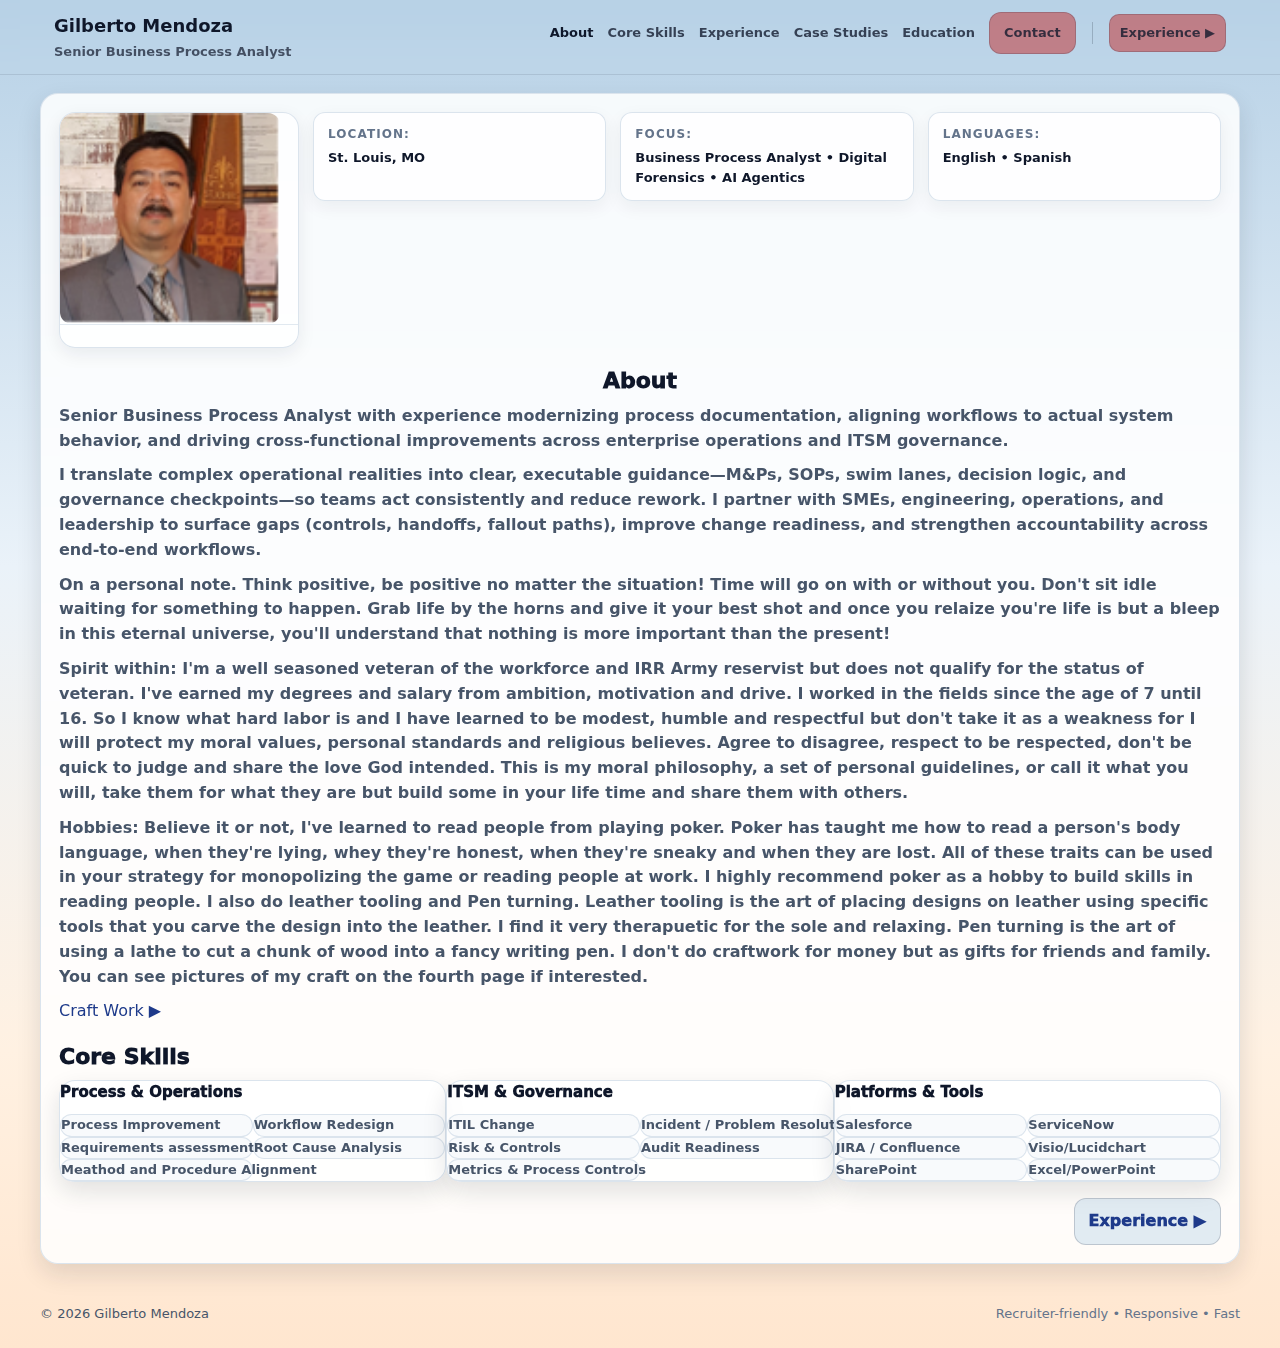
<file: index.html>
<!doctype html>
<html lang="en">
<head>
  <meta charset="utf-8" />
  <meta name="viewport" content="width=device-width,initial-scale=1" />
  <meta name="description" content="Gilberto Mendoza — Senior Business Process Analyst | Telecom Operations | ITSM/ITIL" />
  <title>Gilberto Mendoza | About & Core Skills</title>

  <link rel="stylesheet" href="styles.css" />
  

</head>

<body>
  <a class="skip-link" href="#main">Skip to content</a>

  <!-- TOP HEADER BAR -->
  <header class="topbar" role="banner">
    <div class="topbar-inner">
      <div class="brand">
        <div class="brand-name">Gilberto Mendoza</div>
        <div class="brand-title">Senior Business Process Analyst</div>
      </div>

      <nav class="nav" aria-label="Primary navigation">
        <button class="nav-toggle" aria-expanded="false" aria-controls="navMenu">Menu</button>

        <div class="nav-menu" id="navMenu">
        <!-- Page 1 (this page): hash-only links -->
        <a class="is-active" href="#about">About</a>
        <a href="#skills">Core Skills</a>

        <!-- Page 2 -->
        <a href="page2.html#experience">Experience</a>
        <a href="page2.html#case-studies">Case Studies</a>
        <a href="page2.html#education">Education</a>
        <!-- <a href="page3.html#earlier-career">Earlier Career: page 3</a> -->
        <a class="contact-btn" href="page2.html#contact">Contact</a>

        <div class="nav-divider" aria-hidden="true"></div>
        <a class="page-btn-link" href="page2.html">Experience  ▶</a>
        
        <!-- <a href="page4.html">Craft Work – page 4</a> -->

      </div>

      </nav>
    </div>
  </header>

  <main id="main" class="container">
    <!-- PAGE WRAPPER (single page) -->
    <section class="page">
      <div class="page-inner">

        <!-- TOP ROW: headshot at upper-left; tiles span full remaining width -->
        <div class="page1-top">
          <aside class="headshot-card" aria-label="Headshot">
            <img class="headshot" src="headshot.jpg" alt="Portrait of Gilberto Mendoza" />
            <div class="headshot-caption">
             <!-- <div class="cap-name">Gilberto Mendoza</div> */
               <div class="cap-title">Senior Business Process Analyst</div> -->
            </div>
          </aside>

          <section class="facts" aria-label="Quick facts">
            <div class="fact-tile">
              <div class="fact-label">LOCATION:</div>
              <div class="fact-value">St. Louis, MO</div>
            </div>

            <div class="fact-tile">
              <div class="fact-label">FOCUS:</div>
              <div class="fact-value">Business Process Analyst • Digital Forensics • AI Agentics</div>
            </div>

            <div class="fact-tile">
              <div class="fact-label">LANGUAGES:</div>
              <div class="fact-value">English • Spanish</div>
            </div>
          </section>
        </div>

        <!-- ABOUT -->
        <section id="about" class="section">
          <h1 class="section-title center">About</h1>

          <p class="about-text">
            Senior Business Process Analyst with experience modernizing process documentation, aligning workflows to actual system
            behavior, and driving cross-functional improvements across enterprise operations and ITSM governance.
          </p>

          <p class="about-text">
            I translate complex operational realities into clear, executable guidance—M&amp;Ps, SOPs, swim lanes, decision logic,
            and governance checkpoints—so teams act consistently and reduce rework. I partner with SMEs, engineering, operations,
            and leadership to surface gaps (controls, handoffs, fallout paths), improve change readiness, and strengthen
            accountability across end-to-end workflows.
          </p>

          <p class="about-text">
            <b>On a personal note.</b> Think positive, be positive no matter the situation! Time will go on with or without you. Don't sit idle waiting for something to happen. 
            Grab life by the horns and give it your best shot and once you relaize you're life is but a bleep in this eternal universe, you'll understand that nothing is more important than the present! 
          </p> 
          <p class="about-text"> 
            <b>Spirit within:</b> I'm a well seasoned veteran of the workforce and IRR Army reservist but does not qualify for the status of veteran. I've earned
            my degrees and salary from ambition, motivation and drive. I worked in the fields since the age of 7 until 16. So I know what hard labor is
            and I have learned to be modest, humble and respectful but don't take it as a weakness for I will protect my moral values, 
            personal standards and religious believes. Agree to disagree, respect to be respected, don't be quick to judge and share the love God intended. This is my
            moral philosophy, a set of personal guidelines, or call it what you will, take them for what they are but build some in your life time and share them with others.
          </p> 
            <p class="about-text">  
            <b>Hobbies:</b> Believe it or not, I've learned to read people from playing poker. Poker has taught me how to read a person's body language, when they're lying, 
            whey they're honest, when they're sneaky and when they are lost. All of these traits can be used in your strategy for monopolizing the game or reading people 
            at work. I highly recommend poker as a hobby to build skills in reading people.
            I also do leather tooling and Pen turning. Leather tooling is the art of placing designs on leather using specific tools that you carve the design into the leather. I find it
            very therapuetic for the sole and relaxing. Pen turning is the art of using a lathe to cut a chunk of wood into a fancy writing pen. I don't do craftwork for money but as gifts for friends and family.
            You can see pictures of my craft on the fourth page if interested.
          </p>
          <a class="is-active" href="page4.html">Craft Work ▶</a>
          <!--<div class="page-controls">
            <a class="page-control primary" href="page2.html">Continue to Page 2 ▶</a>
          </div>-->
        </section>
      
        <!-- CORE SKILLS (spread across page) -->
        <section id="skills" class="section">
          <h2 class="section-title">Core Skills</h2>

          <div class="skills-grid">
            <article class="card">
              <h3 class="card-h">Process &amp; Operations</h3>
              <div class="pill-row">
                <span class="pill">Process Improvement</span>
                <span class="pill">Workflow Redesign</span>
                <span class="pill">Requirements assessment</span>
                <span class="pill">Root Cause Analysis</span>
                <span class="pill">Meathod and Procedure Alignment</span>
              </div>
            </article>

            <article class="card">
              <h3 class="card-h">ITSM &amp; Governance</h3>
              <div class="pill-row">
                <span class="pill">ITIL Change</span>
                <span class="pill">Incident / Problem Resolutions</span>
                <span class="pill">Risk &amp; Controls</span>
                <span class="pill">Audit Readiness</span>
                <span class="pill">Metrics &amp; Process Controls</span>
              </div>
            </article>

            <article class="card">
              <h3 class="card-h">Platforms &amp; Tools</h3>
              <div class="pill-row">
                <span class="pill">Salesforce</span>
                <span class="pill">ServiceNow</span>
                <span class="pill">JIRA / Confluence</span>
                <span class="pill">Visio/Lucidchart</span>
                <span class="pill">SharePoint</span>
                <span class="pill">Excel/PowerPoint</span>
              </div>
            </article>
          </div>

          <div class="page-controls">
            <a class="page-control primary" href="page2.html">Experience ▶</a>
          </div>
        </section>

      </div>
    </section>
  </main>

  <footer class="site-footer">
    <div class="container footer-inner">
      <div>© <span id="year"></span> Gilberto Mendoza</div>
      <div class="fine">Recruiter-friendly • Responsive • Fast</div>
    </div>
  </footer>

  <script src="script.js"></script>
</body>
</html>
</file>
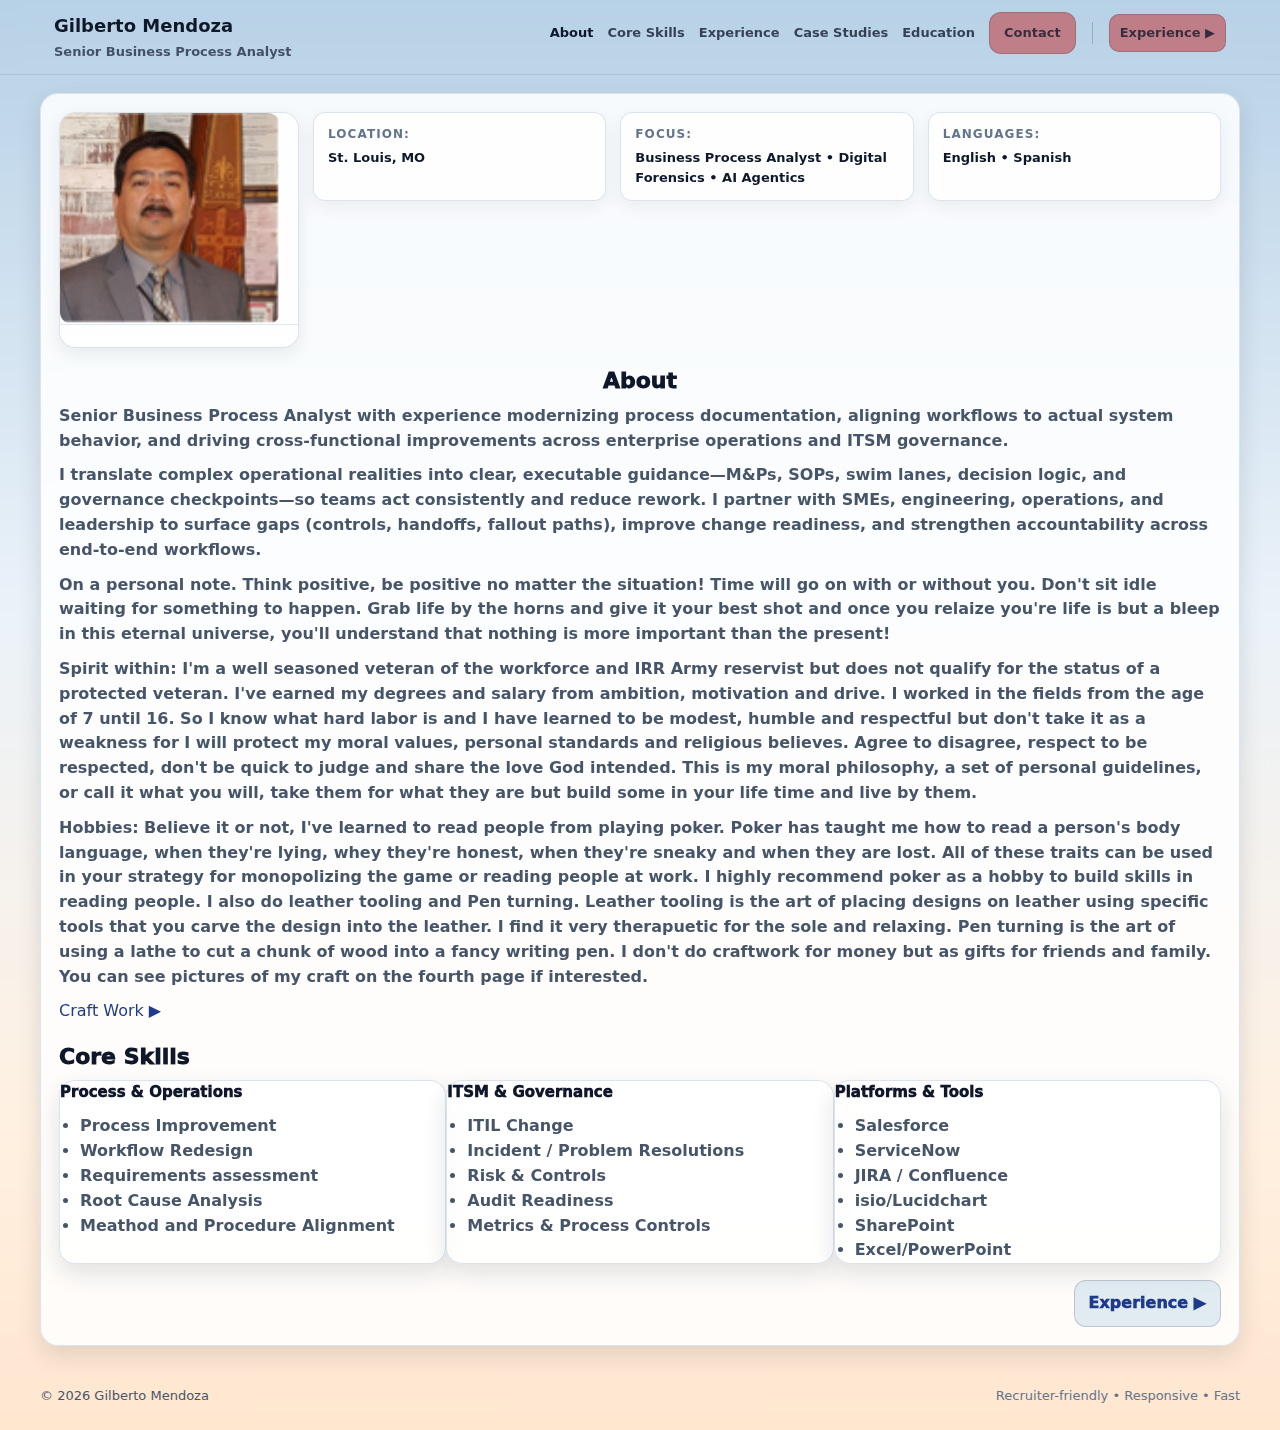
<file: index_old.html>
<!doctype html>
<html lang="en">
<head>
  <meta charset="utf-8" />
  <meta name="viewport" content="width=device-width,initial-scale=1" />
  <meta name="description" content="Gilberto Mendoza — Senior Business Process Analyst | Telecom Operations | ITSM/ITIL" />
  <title>Gilberto Mendoza | About & Core Skills</title>

  <link rel="stylesheet" href="styles.css" />
  

</head>

<body>
  <a class="skip-link" href="#main">Skip to content</a>

  <!-- TOP HEADER BAR -->
  <header class="topbar" role="banner">
    <div class="topbar-inner">
      <div class="brand">
        <div class="brand-name">Gilberto Mendoza</div>
        <div class="brand-title">Senior Business Process Analyst</div>
      </div>

      <nav class="nav" aria-label="Primary navigation">
        <button class="nav-toggle" aria-expanded="false" aria-controls="navMenu">Menu</button>

        <div class="nav-menu" id="navMenu">
        <!-- Page 1 (this page): hash-only links -->
        <a class="is-active" href="#about">About</a>
        <a href="#skills">Core Skills</a>

        <!-- Page 2 -->
        <a href="page2.html#experience">Experience</a>
        <a href="page2.html#case-studies">Case Studies</a>
        <a href="page2.html#education">Education</a>
        <!-- <a href="page3.html#earlier-career">Earlier Career: page 3</a> -->
        <a class="contact-btn" href="page2.html#contact">Contact</a>

        <div class="nav-divider" aria-hidden="true"></div>
        <a class="page-btn-link" href="page2.html">Experience  ▶</a>
        
        <!-- <a href="page4.html">Craft Work – page 4</a> -->

      </div>

      </nav>
    </div>
  </header>

  <main id="main" class="container">
    <!-- PAGE WRAPPER (single page) -->
    <section class="page">
      <div class="page-inner">

        <!-- TOP ROW: headshot at upper-left; tiles span full remaining width -->
        <div class="page1-top">
          <aside class="headshot-card" aria-label="Headshot">
            <img class="headshot" src="headshot.jpg" alt="Portrait of Gilberto Mendoza" />
            <div class="headshot-caption">
             <!-- <div class="cap-name">Gilberto Mendoza</div> */
               <div class="cap-title">Senior Business Process Analyst</div> -->
            </div>
          </aside>

          <section class="facts" aria-label="Quick facts">
            <div class="fact-tile">
              <div class="fact-label">LOCATION:</div>
              <div class="fact-value">St. Louis, MO</div>
            </div>

            <div class="fact-tile">
              <div class="fact-label">FOCUS:</div>
              <div class="fact-value">Business Process Analyst • Digital Forensics • AI Agentics</div>
            </div>

            <div class="fact-tile">
              <div class="fact-label">LANGUAGES:</div>
              <div class="fact-value">English • Spanish</div>
            </div>
          </section>
        </div>

        <!-- ABOUT -->
        <section id="about" class="section">
          <h1 class="section-title center">About</h1>

          <p class="about-text">
            Senior Business Process Analyst with experience modernizing process documentation, aligning workflows to actual system
            behavior, and driving cross-functional improvements across enterprise operations and ITSM governance.
          </p>

          <p class="about-text">
            I translate complex operational realities into clear, executable guidance—M&amp;Ps, SOPs, swim lanes, decision logic,
            and governance checkpoints—so teams act consistently and reduce rework. I partner with SMEs, engineering, operations,
            and leadership to surface gaps (controls, handoffs, fallout paths), improve change readiness, and strengthen
            accountability across end-to-end workflows.
          </p>

          <p class="about-text">
            <b>On a personal note.</b> Think positive, be positive no matter the situation! Time will go on with or without you. Don't sit idle waiting for something to happen. 
            Grab life by the horns and give it your best shot and once you relaize you're life is but a bleep in this eternal universe, you'll understand that nothing is more important than the present! 
          </p> 
          <p class="about-text"> 
            <b>Spirit within:</b> I'm a well seasoned veteran of the workforce and IRR Army reservist but does not qualify for the status of a protected veteran. I've earned
            my degrees and salary from ambition, motivation and drive. I worked in the fields from the age of 7 until 16.  So I know what hard labor is
            and I have learned to be modest, humble and respectful but don't take it as a weakness for I will protect my moral values, 
            personal standards and religious believes. Agree to disagree, respect to be respected, don't be quick to judge and share the love God intended. This is my
            moral philosophy, a set of personal guidelines, or call it what you will, take them for what they are but build some in your life time and live by them.
          </p> 
            <p class="about-text">  
            <b>Hobbies:</b> Believe it or not, I've learned to read people from playing poker. Poker has taught me how to read a person's body language, when they're lying, 
            whey they're honest, when they're sneaky and when they are lost. All of these traits can be used in your strategy for monopolizing the game or reading people 
            at work. I highly recommend poker as a hobby to build skills in reading people.
            I also do leather tooling and Pen turning. Leather tooling is the art of placing designs on leather using specific tools that you carve the design into the leather. I find it
            very therapuetic for the sole and relaxing. Pen turning is the art of using a lathe to cut a chunk of wood into a fancy writing pen. I don't do craftwork for money but as gifts for 
            friends and family.
            You can see pictures of my craft on the fourth page if interested.
          </p>
          <a class="is-active" href="page4.html">Craft Work ▶</a>
          <!--<div class="page-controls">
            <a class="page-control primary" href="page2.html">Continue to Page 2 ▶</a>
          </div> -->
        </section>
    
        <!-- CORE SKILLS (spread across page) -->
        <section id="skills" class="section">
          <h2 class="section-title">Core Skills</h2>

          <div class="skills-grid">
            <article class="card">
              <h3 class="card-h">Process &amp; Operations</h3>
              <ul class="bullets">
                <li>Process Improvement</li>
                <li>Workflow Redesign</li>
                <li>Requirements assessment</li>
                <li>Root Cause Analysis</li>
                <li>Meathod and Procedure Alignment</li>
              </ul>
              
            </article>

            <article class="card">
              <h3 class="card-h">ITSM &amp; Governance</h3>
              <ul class="bullets">
                <li>ITIL Change</span>
                <li>Incident / Problem Resolutions</span>
                <li>Risk &amp; Controls</span>
                <li>Audit Readiness</span>
                <li>Metrics &amp; Process Controls</span>
               </ul>
            </article>

            <article class="card">
              <h3 class="card-h">Platforms &amp; Tools</h3>
              <ul class="bullets">
                <li>Salesforce</span>
                <li>ServiceNow</span>
                <li>JIRA / Confluence</span>
                <li>isio/Lucidchart</span>
                <li>SharePoint</span>
                <li>Excel/PowerPoint</span>
              </ul>
            </article>
          </div>

          <div class="page-controls">
            <a class="page-control primary" href="page2.html">Experience ▶</a>
          </div>
        </section>

      </div>
    </section>
  </main>

  <footer class="site-footer">
    <div class="container footer-inner">
      <div>© <span id="year"></span> Gilberto Mendoza</div>
      <div class="fine">Recruiter-friendly • Responsive • Fast</div>
    </div>
  </footer>

  <script src="script.js"></script>
</body>
</html>
</file>
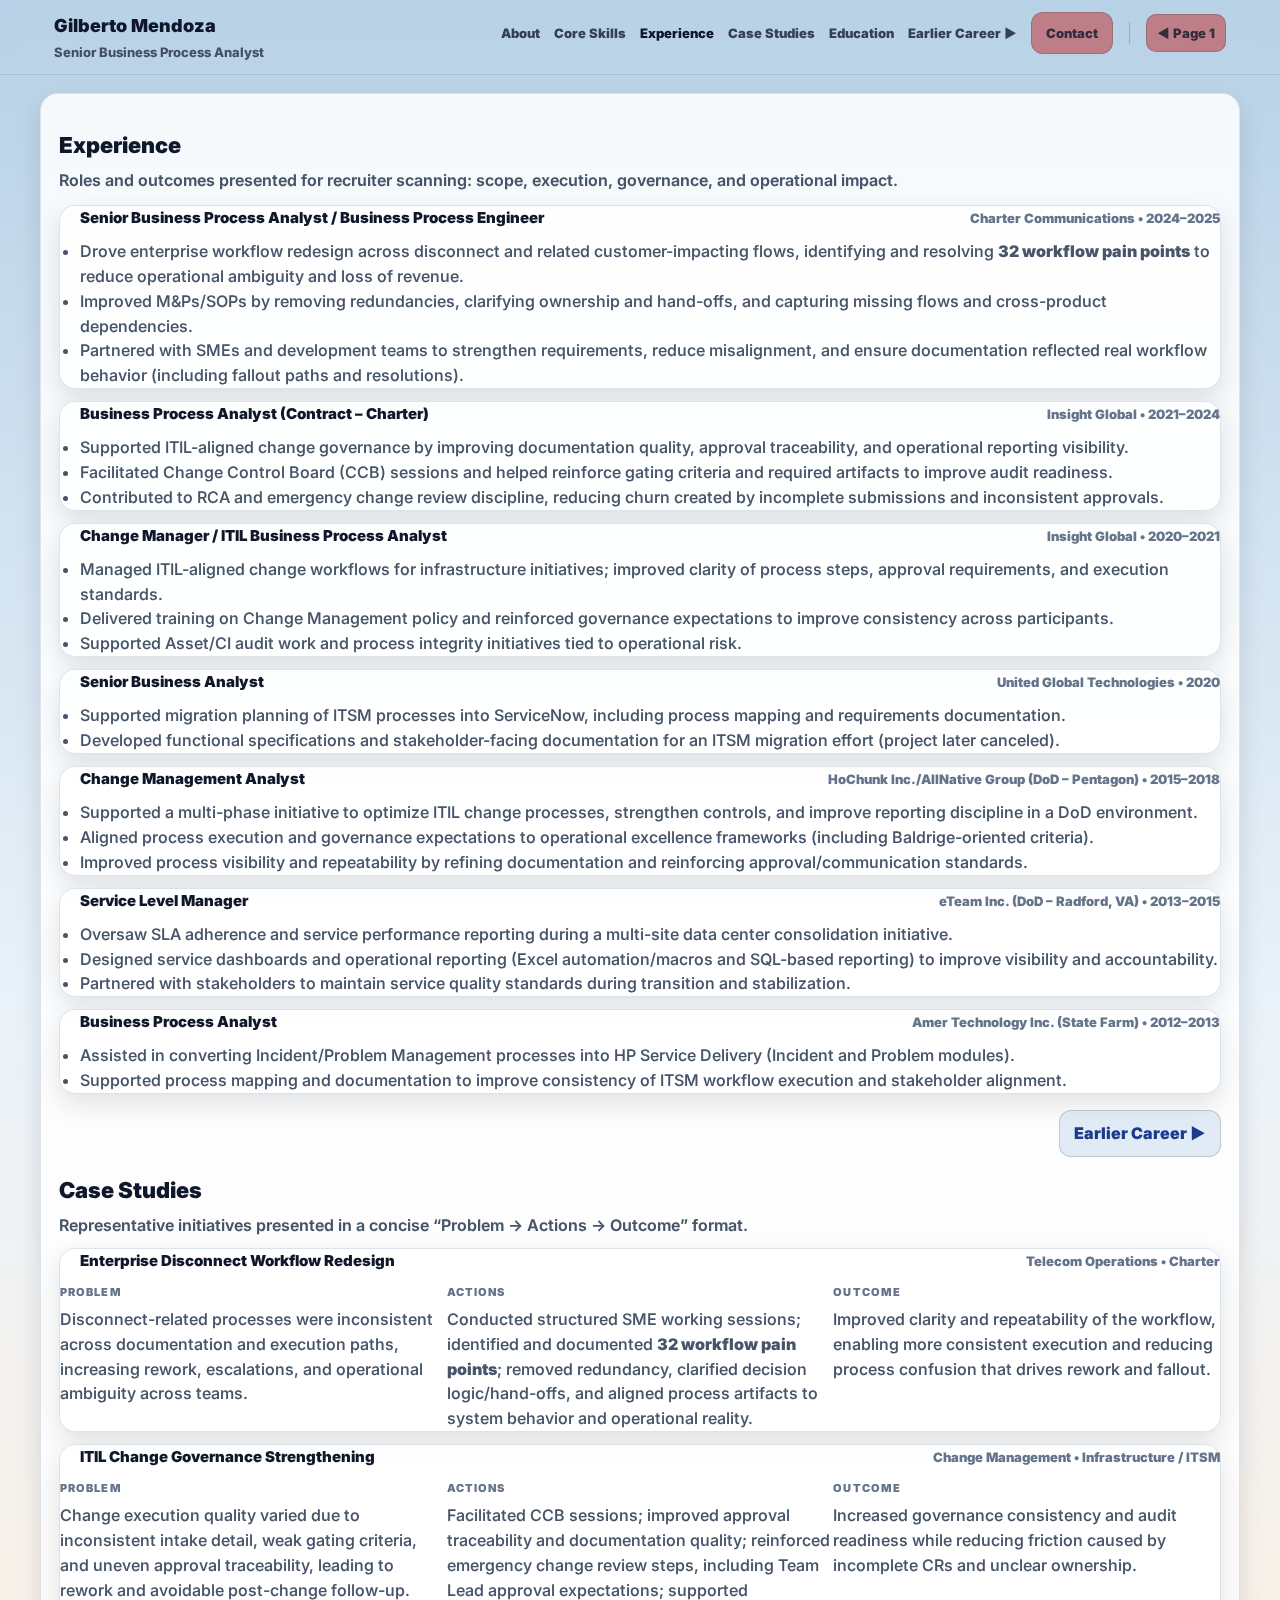
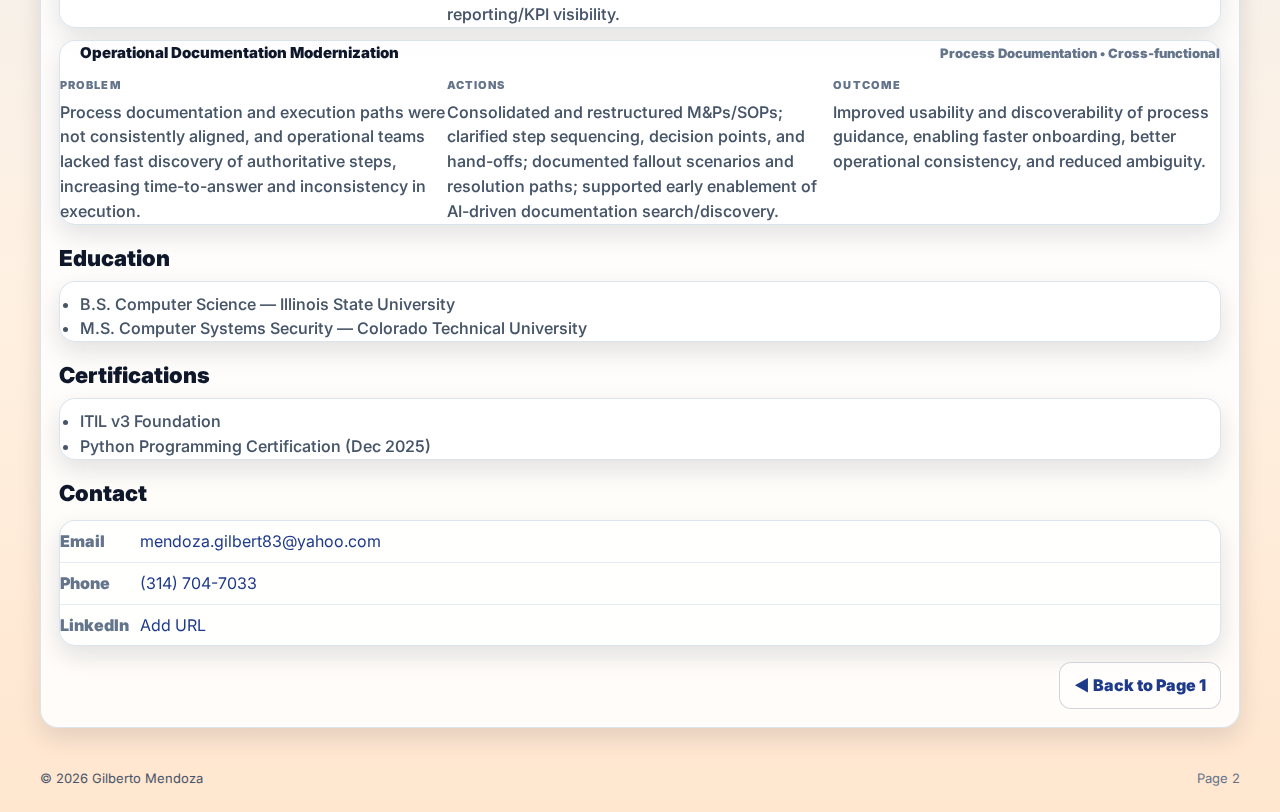
<file: Page2.html>
<!doctype html>
<html lang="en">
<head>
  <meta charset="utf-8" />
  <meta name="viewport" content="width=device-width,initial-scale=1" />
  <meta name="description" content="Gilberto Mendoza — Experience, Case Studies, Education, Contact" />
  <title>Gilberto Mendoza | Experience</title>

  <link rel="preconnect" href="https://fonts.googleapis.com">
  <link rel="preconnect" href="https://fonts.gstatic.com" crossorigin>
  <link href="https://fonts.googleapis.com/css2?family=Inter:wght@400;500;600;700;800;900&display=swap" rel="stylesheet">
  <link rel="stylesheet" href="styles.css" />
</head>

<body>
  <a class="skip-link" href="#main">Skip to content</a>

  <!-- TOP HEADER BAR -->
  <header class="topbar" role="banner">
    <div class="topbar-inner">
      <div class="brand">
        <div class="brand-name">Gilberto Mendoza</div>
        <div class="brand-title">Senior Business Process Analyst</div>
      </div>

      <nav class="nav" aria-label="Primary navigation">
        <button class="nav-toggle" aria-expanded="false" aria-controls="navMenu">Menu</button>

        <div class="nav-menu" id="navMenu">
        <!-- Back to Page 1 (index.html) -->
        <a href="index.html#about">About</a>
        <a href="index.html#skills">Core Skills</a>

        <!-- This page -->
        <a class="is-active" href="#experience">Experience</a>
        <a href="#case-studies">Case Studies</a>
        <a href="#education">Education</a>
        <a href="page3.html#earlier-career">Earlier Career ▶</a>
        <a class="contact-btn" href="#contact">Contact</a>

        <div class="nav-divider" aria-hidden="true"></div>
        <a class="page-btn-link" href="index.html">◀ Page 1</a>
      </div>

      </nav>
    </div>
  </header>

  <main id="main" class="container">
    <section class="page">
      <div class="page-inner">

        <section id="experience" class="section">
          <h1 class="section-title">Experience</h1>
          <p class="section-sub">
            Roles and outcomes presented for recruiter scanning: scope, execution, governance, and operational impact.
          </p>

          <!-- Charter -->
          <article class="card role-card">
            <div class="role-head">
              <div class="role-title">Senior Business Process Analyst / Business Process Engineer</div>
              <div class="role-meta">Charter Communications • 2024–2025</div>
            </div>
            <ul class="bullets">
              <li>Drove enterprise workflow redesign across disconnect and related customer-impacting flows, identifying and resolving <strong>32 workflow pain points</strong> to reduce operational ambiguity and loss of revenue.</li>
              <li>Improved M&amp;Ps/SOPs by removing redundancies, clarifying ownership and hand-offs, and capturing missing flows and cross-product dependencies.</li>
              <li>Partnered with SMEs and development teams to strengthen requirements, reduce misalignment, and ensure documentation reflected real workflow behavior (including fallout paths and resolutions).</li>
            </ul>
          </article>

          <!-- Insight Global @ Charter -->
          <article class="card role-card">
            <div class="role-head">
              <div class="role-title">Business Process Analyst (Contract – Charter)</div>
              <div class="role-meta">Insight Global • 2021–2024</div>
            </div>
            <ul class="bullets">
              <li>Supported ITIL-aligned change governance by improving documentation quality, approval traceability, and operational reporting visibility.</li>
              <li>Facilitated Change Control Board (CCB) sessions and helped reinforce gating criteria and required artifacts to improve audit readiness.</li>
              <li>Contributed to RCA and emergency change review discipline, reducing churn created by incomplete submissions and inconsistent approvals.</li>
            </ul>
          </article>

          <!-- Change Manager / ITIL BPA -->
          <article class="card role-card">
            <div class="role-head">
              <div class="role-title">Change Manager / ITIL Business Process Analyst</div>
              <div class="role-meta">Insight Global • 2020–2021</div>
            </div>
            <ul class="bullets">
              <li>Managed ITIL-aligned change workflows for infrastructure initiatives; improved clarity of process steps, approval requirements, and execution standards.</li>
              <li>Delivered training on Change Management policy and reinforced governance expectations to improve consistency across participants.</li>
              <li>Supported Asset/CI audit work and process integrity initiatives tied to operational risk.</li>
            </ul>
          </article>

          <!-- UGT -->
          <article class="card role-card">
            <div class="role-head">
              <div class="role-title">Senior Business Analyst</div>
              <div class="role-meta">United Global Technologies • 2020</div>
            </div>
            <ul class="bullets">
              <li>Supported migration planning of ITSM processes into ServiceNow, including process mapping and requirements documentation.</li>
              <li>Developed functional specifications and stakeholder-facing documentation for an ITSM migration effort (project later canceled).</li>
            </ul>
          </article>

          <!-- HoChunk -->
          <article class="card role-card">
            <div class="role-head">
              <div class="role-title">Change Management Analyst</div>
              <div class="role-meta">HoChunk Inc./AllNative Group (DoD – Pentagon) • 2015–2018</div>
            </div>
            <ul class="bullets">
              <li>Supported a multi-phase initiative to optimize ITIL change processes, strengthen controls, and improve reporting discipline in a DoD environment.</li>
              <li>Aligned process execution and governance expectations to operational excellence frameworks (including Baldrige-oriented criteria).</li>
              <li>Improved process visibility and repeatability by refining documentation and reinforcing approval/communication standards.</li>
            </ul>
          </article>

          <!-- eTeam -->
          <article class="card role-card">
            <div class="role-head">
              <div class="role-title">Service Level Manager</div>
              <div class="role-meta">eTeam Inc. (DoD – Radford, VA) • 2013–2015</div>
            </div>
            <ul class="bullets">
              <li>Oversaw SLA adherence and service performance reporting during a multi-site data center consolidation initiative.</li>
              <li>Designed service dashboards and operational reporting (Excel automation/macros and SQL-based reporting) to improve visibility and accountability.</li>
              <li>Partnered with stakeholders to maintain service quality standards during transition and stabilization.</li>
            </ul>
          </article>

          <!-- Amer Technology (brings you past the 10-year requirement) -->
          <article class="card role-card">
            <div class="role-head">
              <div class="role-title">Business Process Analyst</div>
              <div class="role-meta">Amer Technology Inc. (State Farm) • 2012–2013</div>
            </div>
            <ul class="bullets">
              <li>Assisted in converting Incident/Problem Management processes into HP Service Delivery (Incident and Problem modules).</li>
              <li>Supported process mapping and documentation to improve consistency of ITSM workflow execution and stakeholder alignment.</li>
            </ul>
          </article>

          <!-- Page 3 link (replaces the old expand/collapse) -->
          <div class="page-controls">
            <a class="page-control primary" href="page3.html#earlier-career">Earlier Career ▶</a>
          </div>
        </section>



        <section id="case-studies" class="section">
          <h2 class="section-title">Case Studies</h2>
          <p class="section-sub">Representative initiatives presented in a concise “Problem → Actions → Outcome” format.</p>

          <!-- Case Study 1 -->
          <article class="card">
            <div class="role-head">
              <div class="role-title">Enterprise Disconnect Workflow Redesign</div>
              <div class="role-meta">Telecom Operations • Charter</div>
            </div>

            <div class="case-grid">
              <div>
                <div class="k">Problem</div>
                <div class="v">
                  Disconnect-related processes were inconsistent across documentation and execution paths, increasing rework, escalations,
                  and operational ambiguity across teams.
                </div>
              </div>

              <div>
                <div class="k">Actions</div>
                <div class="v">
                  Conducted structured SME working sessions; identified and documented <strong>32 workflow pain points</strong>;
                  removed redundancy, clarified decision logic/hand-offs, and aligned process artifacts to system behavior and operational reality.
                </div>
              </div>

              <div>
                <div class="k">Outcome</div>
                <div class="v">
                  Improved clarity and repeatability of the workflow, enabling more consistent execution and reducing process confusion that drives rework and fallout.
                </div>
              </div>
            </div>
          </article>

          <!-- Case Study 2 -->
          <article class="card" style="margin-top:12px;">
            <div class="role-head">
              <div class="role-title">ITIL Change Governance Strengthening</div>
              <div class="role-meta">Change Management • Infrastructure / ITSM</div>
            </div>

            <div class="case-grid">
              <div>
                <div class="k">Problem</div>
                <div class="v">
                  Change execution quality varied due to inconsistent intake detail, weak gating criteria, and uneven approval traceability,
                  leading to rework and avoidable post-change follow-up.
                </div>
              </div>

              <div>
                <div class="k">Actions</div>
                <div class="v">
                  Facilitated CCB sessions; improved approval traceability and documentation quality; reinforced emergency change review steps,
                  including Team Lead approval expectations; supported reporting/KPI visibility.
                </div>
              </div>

              <div>
                <div class="k">Outcome</div>
                <div class="v">
                  Increased governance consistency and audit readiness while reducing friction caused by incomplete CRs and unclear ownership.
                </div>
              </div>
            </div>
          </article>

          <!-- Case Study 3 -->
          <article class="card" style="margin-top:12px;">
            <div class="role-head">
              <div class="role-title">Operational Documentation Modernization</div>
              <div class="role-meta">Process Documentation • Cross-functional</div>
            </div>

            <div class="case-grid">
              <div>
                <div class="k">Problem</div>
                <div class="v">
                  Process documentation and execution paths were not consistently aligned, and operational teams lacked fast discovery of authoritative steps,
                  increasing time-to-answer and inconsistency in execution.
                </div>
              </div>

              <div>
                <div class="k">Actions</div>
                <div class="v">
                  Consolidated and restructured M&amp;Ps/SOPs; clarified step sequencing, decision points, and hand-offs; documented fallout scenarios and resolution paths;
                  supported early enablement of AI-driven documentation search/discovery.
                </div>
              </div>

              <div>
                <div class="k">Outcome</div>
                <div class="v">
                  Improved usability and discoverability of process guidance, enabling faster onboarding, better operational consistency, and reduced ambiguity.
                </div>
              </div>
            </div>
          </article>
        </section>


        <section id="education" class="section">
          <h2 class="section-title">Education</h2>
          <div class="card">
            <ul class="bullets">
              <li>B.S. Computer Science — Illinois State University</li>
              <li>M.S. Computer Systems Security — Colorado Technical University</li>
            </ul>
          </div>
        </section>

        <section class="section">
          <h2 class="section-title">Certifications</h2>
          <div class="card">
            <ul class="bullets">
              <li>ITIL v3 Foundation</li>
              <li>Python Programming Certification (Dec 2025)</li>
            </ul>
          </div>
        </section>

        <section id="contact" class="section">
          <h2 class="section-title">Contact</h2>
          <div class="card contact-card">
            <div class="contact-item"><span>Email</span> <a href="mailto:mendoza.gilbert83@yahoo.com">mendoza.gilbert83@yahoo.com</a></div>
            <div class="contact-item"><span>Phone</span> <a href="tel:+13147047033">(314) 704-7033</a></div>
            <div class="contact-item"><span>LinkedIn</span> <a href="#" target="_blank" rel="noopener">Add URL</a></div>
          </div>

          <div class="page-controls">
            <a class="page-control" href="index.html">◀ Back to Page 1</a>
          </div>
        </section>

      </div>
    </section>
  </main>

  <footer class="site-footer">
    <div class="container footer-inner">
      <div>© <span id="year"></span> Gilberto Mendoza</div>
      <div class="fine">Page 2</div>
    </div>
  </footer>

  <script src="script.js"></script>
</body>
</html>
</file>
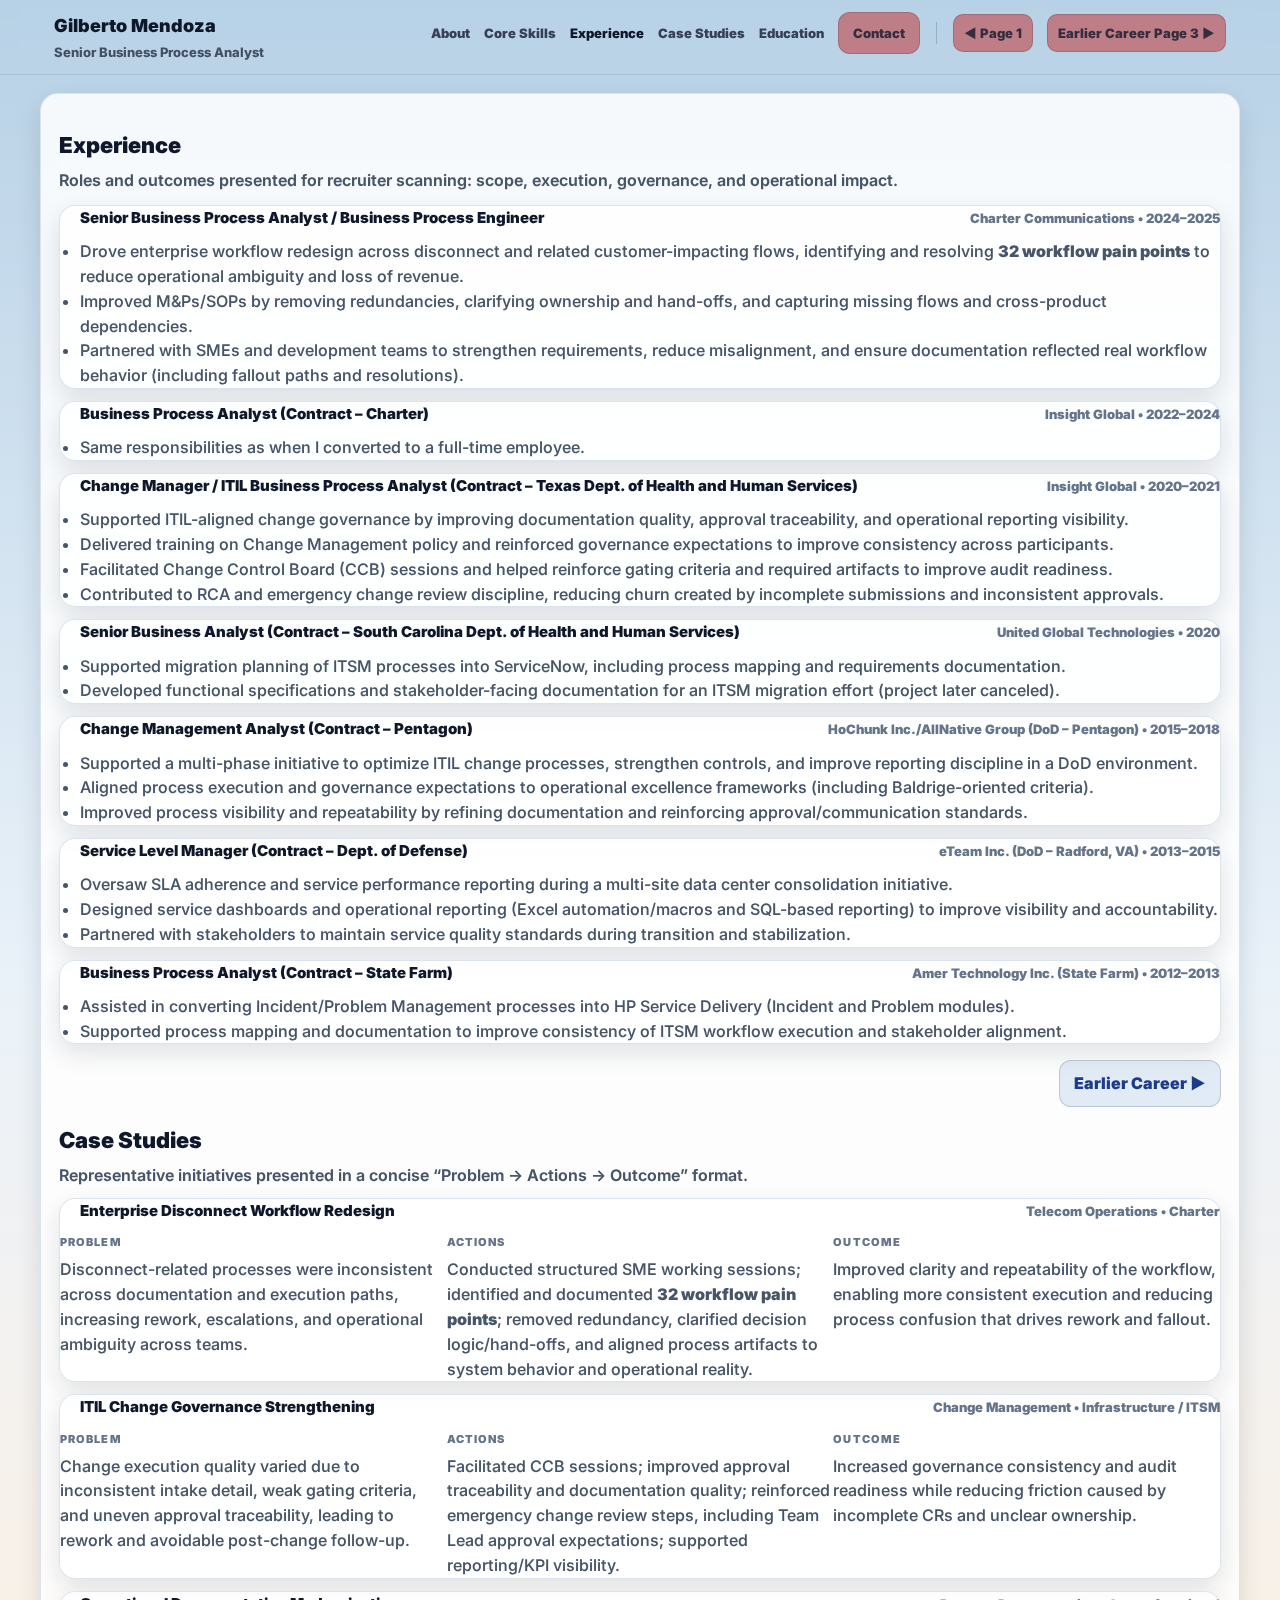
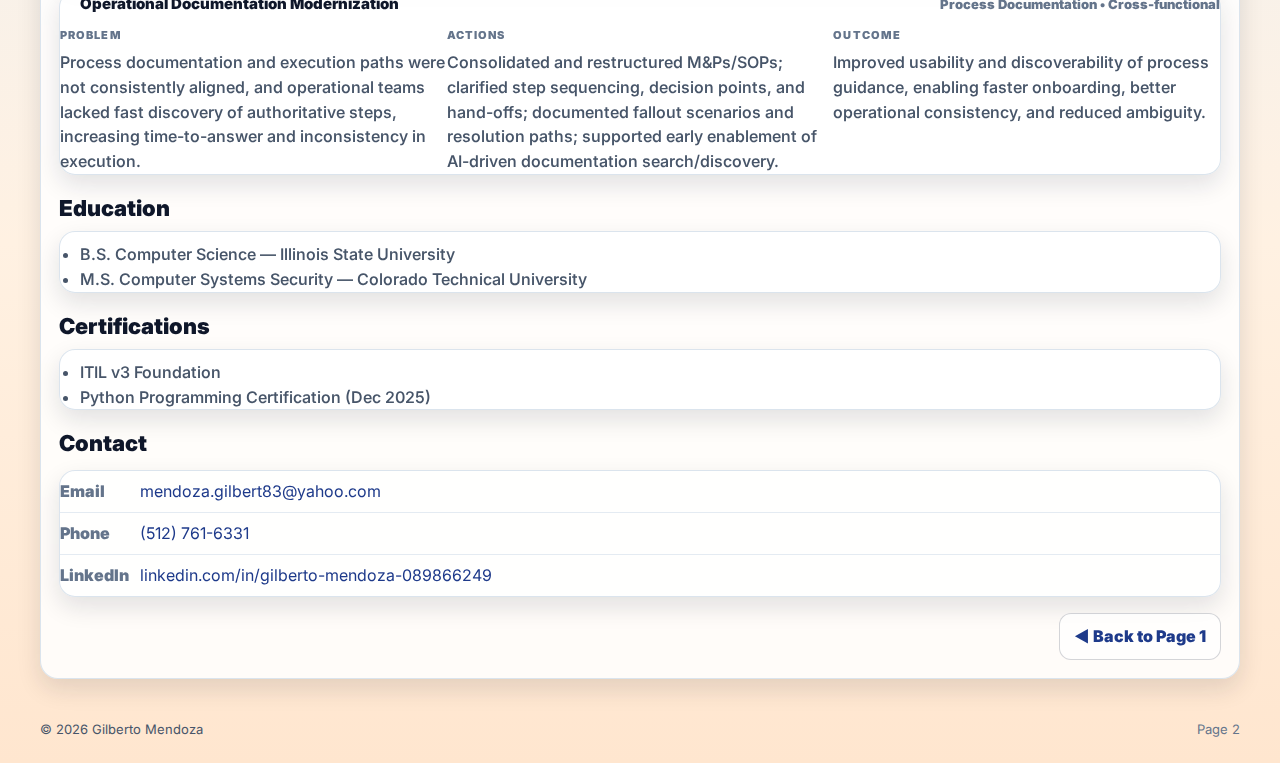
<file: page2.html>
<!doctype html>
<html lang="en">
<head>
  <meta charset="utf-8" />
  <meta name="viewport" content="width=device-width,initial-scale=1" />
  <meta name="description" content="Gilberto Mendoza — Experience, Case Studies, Education, Contact" />
  <title>Gilberto Mendoza | Experience</title>

  <link rel="preconnect" href="https://fonts.googleapis.com">
  <link rel="preconnect" href="https://fonts.gstatic.com" crossorigin>
  <link href="https://fonts.googleapis.com/css2?family=Inter:wght@400;500;600;700;800;900&display=swap" rel="stylesheet">
  <link rel="stylesheet" href="styles.css" />
</head>

<body>
  <a class="skip-link" href="#main">Skip to content</a>

  <!-- TOP HEADER BAR -->
  <header class="topbar" role="banner">
    <div class="topbar-inner">
      <div class="brand">
        <div class="brand-name">Gilberto Mendoza</div>
        <div class="brand-title">Senior Business Process Analyst</div>
      </div>

      <nav class="nav" aria-label="Primary navigation">
        <button class="nav-toggle" aria-expanded="false" aria-controls="navMenu">Menu</button>

        <div class="nav-menu" id="navMenu">
        <!-- Back to Page 1 (index.html) -->
        <a href="index.html#about">About</a>
        <a href="index.html#skills">Core Skills</a>

        <!-- This page -->
        <a class="is-active" href="#experience">Experience</a>
        <a href="#case-studies">Case Studies</a>
        <a href="#education">Education</a>
        <!-- <a href="page3.html#earlier-career">Earlier Career ▶</a> -->
        <a class="contact-btn" href="#contact">Contact</a>

        <div class="nav-divider" aria-hidden="true"></div>
        <a class="page-btn-link" href="index.html">◀ Page 1</a>
        <a class="page-btn-link" href="page3.html">Earlier Career Page 3 ▶</a>
      </div>

      </nav>
    </div>
  </header>

  <main id="main" class="container">
    <section class="page">
      <div class="page-inner">

        <section id="experience" class="section">
          <h1 class="section-title">Experience</h1>
          <p class="section-sub">
            Roles and outcomes presented for recruiter scanning: scope, execution, governance, and operational impact.
          </p>

          <!-- Charter -->
          <article class="card role-card">
            <div class="role-head">
              <div class="role-title">Senior Business Process Analyst / Business Process Engineer</div>
              <div class="role-meta">Charter Communications • 2024–2025</div>
            </div>
            <ul class="bullets">
              <li>Drove enterprise workflow redesign across disconnect and related customer-impacting flows, identifying and resolving <strong>32 workflow pain points</strong> to reduce operational ambiguity and loss of revenue.</li>
              <li>Improved M&amp;Ps/SOPs by removing redundancies, clarifying ownership and hand-offs, and capturing missing flows and cross-product dependencies.</li>
              <li>Partnered with SMEs and development teams to strengthen requirements, reduce misalignment, and ensure documentation reflected real workflow behavior (including fallout paths and resolutions).</li>
            </ul>
          </article>

          <!-- Insight Global @ Charter -->
          <article class="card role-card">
            <div class="role-head">
              <div class="role-title">Business Process Analyst (Contract – Charter)</div>
              <div class="role-meta">Insight Global • 2022–2024</div>
            </div>
            <ul class="bullets">
              <li>Same responsibilities as when I converted to a full-time employee.</li>
            </ul>
          </article>

          <!-- Change Manager / ITIL BPA -->
          <article class="card role-card">
            <div class="role-head">
              <div class="role-title">Change Manager / ITIL Business Process Analyst (Contract – Texas Dept. of Health and Human Services)</div>
              <div class="role-meta">Insight Global • 2020–2021</div>
            </div>
            <ul class="bullets">
              <li>Supported ITIL-aligned change governance by improving documentation quality, approval traceability, and operational reporting visibility.</li>
              <li>Delivered training on Change Management policy and reinforced governance expectations to improve consistency across participants.</li>
              <li>Facilitated Change Control Board (CCB) sessions and helped reinforce gating criteria and required artifacts to improve audit readiness.</li>
              <li>Contributed to RCA and emergency change review discipline, reducing churn created by incomplete submissions and inconsistent approvals.</li>
            </ul>
          </article>

          <!-- UGT -->
          <article class="card role-card">
            <div class="role-head">
              <div class="role-title">Senior Business Analyst (Contract – South Carolina Dept. of Health and Human Services)</div>
              <div class="role-meta">United Global Technologies • 2020</div>
            </div>
            <ul class="bullets">
              <li>Supported migration planning of ITSM processes into ServiceNow, including process mapping and requirements documentation.</li>
              <li>Developed functional specifications and stakeholder-facing documentation for an ITSM migration effort (project later canceled).</li>
            </ul>
          </article>

          <!-- HoChunk -->
          <article class="card role-card">
            <div class="role-head">
              <div class="role-title">Change Management Analyst (Contract – Pentagon)</div>
              <div class="role-meta">HoChunk Inc./AllNative Group (DoD – Pentagon) • 2015–2018</div>
            </div>
            <ul class="bullets">
              <li>Supported a multi-phase initiative to optimize ITIL change processes, strengthen controls, and improve reporting discipline in a DoD environment.</li>
              <li>Aligned process execution and governance expectations to operational excellence frameworks (including Baldrige-oriented criteria).</li>
              <li>Improved process visibility and repeatability by refining documentation and reinforcing approval/communication standards.</li>
            </ul>
          </article>

          <!-- eTeam -->
          <article class="card role-card">
            <div class="role-head">
              <div class="role-title">Service Level Manager (Contract – Dept. of Defense)</div>
              <div class="role-meta">eTeam Inc. (DoD – Radford, VA) • 2013–2015</div>
            </div>
            <ul class="bullets">
              <li>Oversaw SLA adherence and service performance reporting during a multi-site data center consolidation initiative.</li>
              <li>Designed service dashboards and operational reporting (Excel automation/macros and SQL-based reporting) to improve visibility and accountability.</li>
              <li>Partnered with stakeholders to maintain service quality standards during transition and stabilization.</li>
            </ul>
          </article>

          <!-- Amer Technology (brings you past the 10-year requirement) -->
          <article class="card role-card">
            <div class="role-head">
              <div class="role-title">Business Process Analyst (Contract – State Farm)</div>
              <div class="role-meta">Amer Technology Inc. (State Farm) • 2012–2013</div>
            </div>
            <ul class="bullets">
              <li>Assisted in converting Incident/Problem Management processes into HP Service Delivery (Incident and Problem modules).</li>
              <li>Supported process mapping and documentation to improve consistency of ITSM workflow execution and stakeholder alignment.</li>
            </ul>
          </article>

          <!-- Page 3 link (replaces the old expand/collapse) -->
          <div class="page-controls">
            <a class="page-control primary" href="page3.html#earlier-career">Earlier Career ▶</a>
          </div>
        </section>



        <section id="case-studies" class="section">
          <h2 class="section-title">Case Studies</h2>
          <p class="section-sub">Representative initiatives presented in a concise “Problem → Actions → Outcome” format.</p>

          <!-- Case Study 1 -->
          <article class="card">
            <div class="role-head">
              <div class="role-title">Enterprise Disconnect Workflow Redesign</div>
              <div class="role-meta">Telecom Operations • Charter</div>
            </div>

            <div class="case-grid">
              <div>
                <div class="k">Problem</div>
                <div class="v">
                  Disconnect-related processes were inconsistent across documentation and execution paths, increasing rework, escalations,
                  and operational ambiguity across teams.
                </div>
              </div>

              <div>
                <div class="k">Actions</div>
                <div class="v">
                  Conducted structured SME working sessions; identified and documented <strong>32 workflow pain points</strong>;
                  removed redundancy, clarified decision logic/hand-offs, and aligned process artifacts to system behavior and operational reality.
                </div>
              </div>

              <div>
                <div class="k">Outcome</div>
                <div class="v">
                  Improved clarity and repeatability of the workflow, enabling more consistent execution and reducing process confusion that drives rework and fallout.
                </div>
              </div>
            </div>
          </article>

          <!-- Case Study 2 -->
          <article class="card" style="margin-top:12px;">
            <div class="role-head">
              <div class="role-title">ITIL Change Governance Strengthening</div>
              <div class="role-meta">Change Management • Infrastructure / ITSM</div>
            </div>

            <div class="case-grid">
              <div>
                <div class="k">Problem</div>
                <div class="v">
                  Change execution quality varied due to inconsistent intake detail, weak gating criteria, and uneven approval traceability,
                  leading to rework and avoidable post-change follow-up.
                </div>
              </div>

              <div>
                <div class="k">Actions</div>
                <div class="v">
                  Facilitated CCB sessions; improved approval traceability and documentation quality; reinforced emergency change review steps,
                  including Team Lead approval expectations; supported reporting/KPI visibility.
                </div>
              </div>

              <div>
                <div class="k">Outcome</div>
                <div class="v">
                  Increased governance consistency and audit readiness while reducing friction caused by incomplete CRs and unclear ownership.
                </div>
              </div>
            </div>
          </article>

          <!-- Case Study 3 -->
          <article class="card" style="margin-top:12px;">
            <div class="role-head">
              <div class="role-title">Operational Documentation Modernization</div>
              <div class="role-meta">Process Documentation • Cross-functional</div>
            </div>

            <div class="case-grid">
              <div>
                <div class="k">Problem</div>
                <div class="v">
                  Process documentation and execution paths were not consistently aligned, and operational teams lacked fast discovery of authoritative steps,
                  increasing time-to-answer and inconsistency in execution.
                </div>
              </div>

              <div>
                <div class="k">Actions</div>
                <div class="v">
                  Consolidated and restructured M&amp;Ps/SOPs; clarified step sequencing, decision points, and hand-offs; documented fallout scenarios and resolution paths;
                  supported early enablement of AI-driven documentation search/discovery.
                </div>
              </div>

              <div>
                <div class="k">Outcome</div>
                <div class="v">
                  Improved usability and discoverability of process guidance, enabling faster onboarding, better operational consistency, and reduced ambiguity.
                </div>
              </div>
            </div>
          </article>
        </section>


        <section id="education" class="section">
          <h2 class="section-title">Education</h2>
          <div class="card">
            <ul class="bullets">
              <li>B.S. Computer Science — Illinois State University</li>
              <li>M.S. Computer Systems Security — Colorado Technical University</li>
            </ul>
          </div>
        </section>

        <section class="section">
          <h2 class="section-title">Certifications</h2>
          <div class="card">
            <ul class="bullets">
              <li>ITIL v3 Foundation</li>
              <li>Python Programming Certification (Dec 2025)</li>
            </ul>
          </div>
        </section>

        <section id="contact" class="section">
          <h2 class="section-title">Contact</h2>
          <div class="card contact-card">
            <div class="contact-item"><span>Email</span> <a href="mailto:mendoza.gilbert83@yahoo.com">mendoza.gilbert83@yahoo.com</a></div>
            <div class="contact-item"><span>Phone</span> <a href="tel:+15127616331">(512) 761-6331</a></div>
            <div class="contact-item"><span>LinkedIn</span><a href="https://www.linkedin.com/in/gilberto-mendoza-089866249" target="_blank" rel="noopener">linkedin.com/in/gilberto-mendoza-089866249</a></div>
          </div>

          <div class="page-controls">
            <a class="page-control" href="index.html">◀ Back to Page 1</a>
          </div>
        </section>

      </div>
    </section>
  </main>

  <footer class="site-footer">
    <div class="container footer-inner">
      <div>© <span id="year"></span> Gilberto Mendoza</div>
      <div class="fine">Page 2</div>
    </div>
  </footer>

  <script src="script.js"></script>
</body>
</html>
</file>
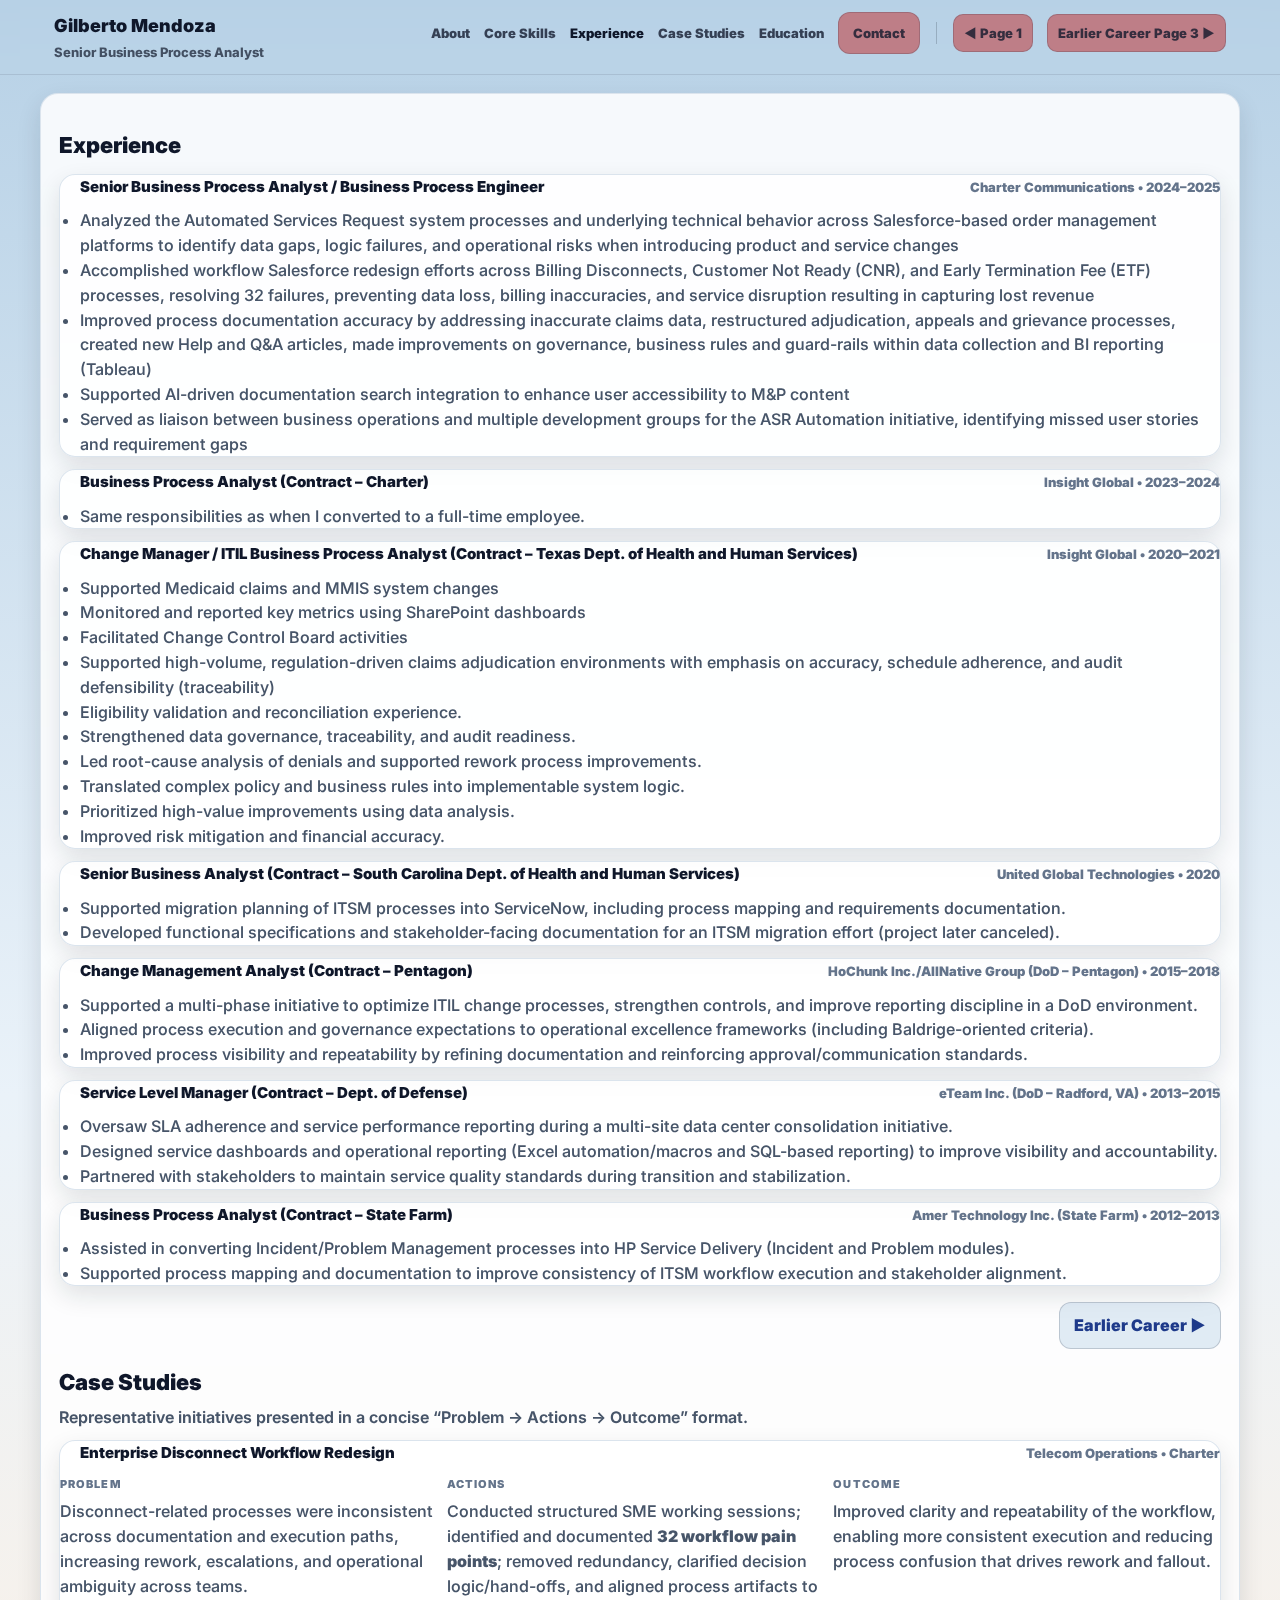
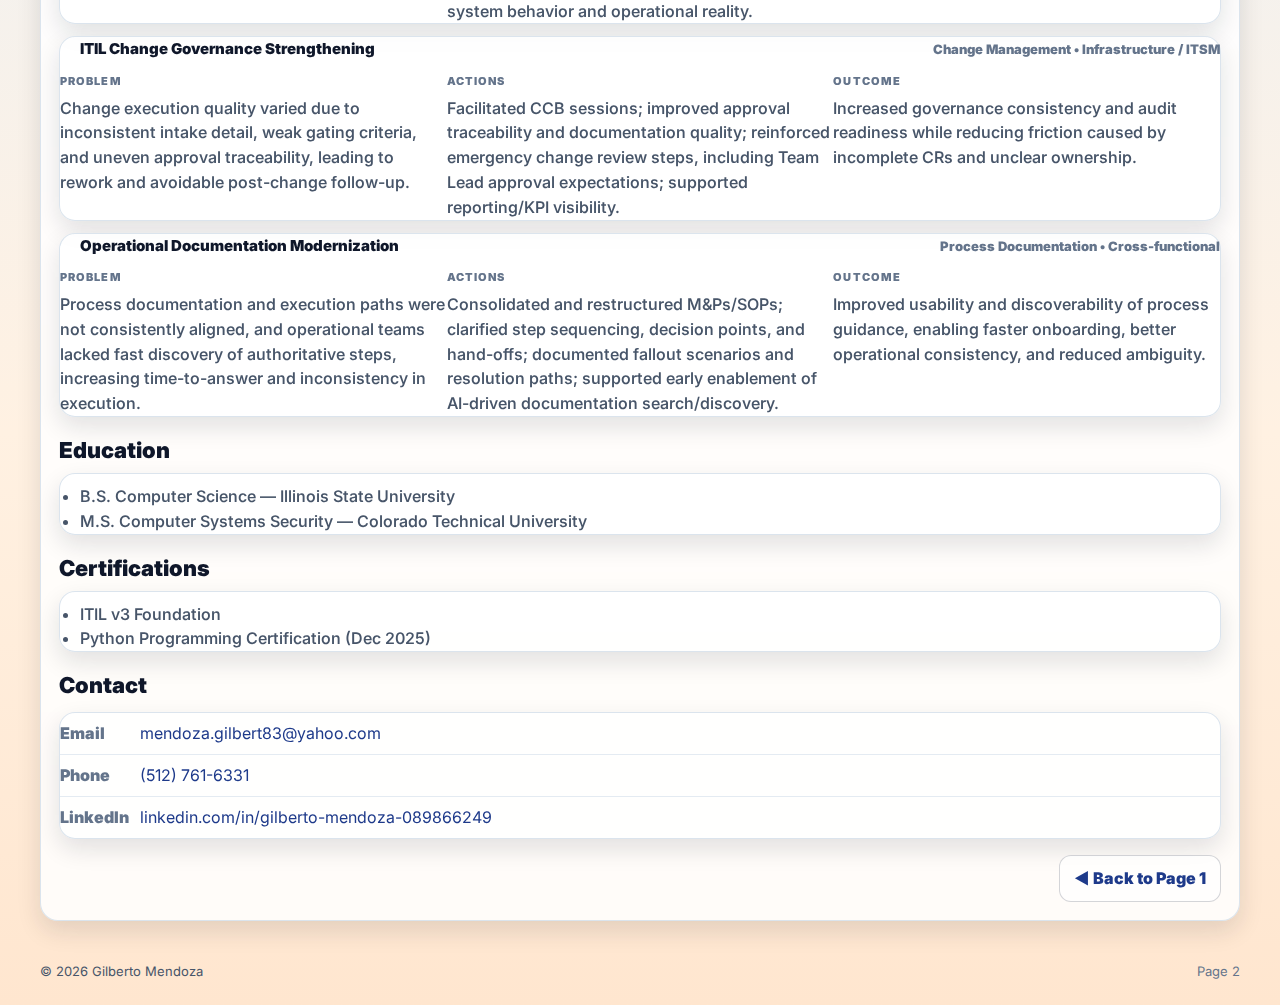
<file: page2_old.html>
<!doctype html>
<html lang="en">
<head>
  <meta charset="utf-8" />
  <meta name="viewport" content="width=device-width,initial-scale=1" />
  <meta name="description" content="Gilberto Mendoza — Experience, Case Studies, Education, Contact" />
  <title>Gilberto Mendoza | Experience</title>

  <link rel="preconnect" href="https://fonts.googleapis.com">
  <link rel="preconnect" href="https://fonts.gstatic.com" crossorigin>
  <link href="https://fonts.googleapis.com/css2?family=Inter:wght@400;500;600;700;800;900&display=swap" rel="stylesheet">
  <link rel="stylesheet" href="styles.css" />
</head>

<body>
  <a class="skip-link" href="#main">Skip to content</a>

  <!-- TOP HEADER BAR -->
  <header class="topbar" role="banner">
    <div class="topbar-inner">
      <div class="brand">
        <div class="brand-name">Gilberto Mendoza</div>
        <div class="brand-title">Senior Business Process Analyst</div>
      </div>

      <nav class="nav" aria-label="Primary navigation">
        <button class="nav-toggle" aria-expanded="false" aria-controls="navMenu">Menu</button>

        <div class="nav-menu" id="navMenu">
        <!-- Back to Page 1 (index.html) -->
        <a href="index.html#about">About</a>
        <a href="index.html#skills">Core Skills</a>

        <!-- This page -->
        <a class="is-active" href="#experience">Experience</a>
        <a href="#case-studies">Case Studies</a>
        <a href="#education">Education</a>
        <!-- <a href="page3.html#earlier-career">Earlier Career ▶</a> -->
        <a class="contact-btn" href="#contact">Contact</a>

        <div class="nav-divider" aria-hidden="true"></div>
        <a class="page-btn-link" href="index.html">◀ Page 1</a>
        <a class="page-btn-link" href="page3.html">Earlier Career Page 3 ▶</a>
      </div>

      </nav>
    </div>
  </header>

  <main id="main" class="container">
    <section class="page">
      <div class="page-inner">

        <section id="experience" class="section">
          <h1 class="section-title">Experience</h1>
          
          <!-- Charter -->
          <article class="card role-card">
            <div class="role-head">
              <div class="role-title">Senior Business Process Analyst / Business Process Engineer</div>
              <div class="role-meta">Charter Communications • 2024–2025</div>
            </div>
            <ul class="bullets">
              <li>Analyzed the Automated Services Request system processes and underlying technical behavior across Salesforce-based order management platforms to identify data gaps, logic failures, and operational risks when introducing product and service changes</li>
              <li>Accomplished workflow Salesforce redesign efforts across Billing Disconnects, Customer Not Ready (CNR), and Early Termination Fee (ETF) processes, resolving 32 failures, preventing data loss, billing inaccuracies, and service disruption resulting in capturing lost revenue</li>
              <li>Improved process documentation accuracy by addressing inaccurate claims data, restructured adjudication, appeals and grievance processes, created new Help and Q&A articles, made improvements on governance, business rules and guard-rails within data collection and BI reporting (Tableau)</li>
              <li>Supported AI-driven documentation search integration to enhance user accessibility to M&P content</li>
              <li>Served as liaison between business operations and multiple development groups for the ASR Automation initiative, identifying missed user stories and requirement gaps</li>
            </ul>
          </article>

          <!-- Insight Global @ Charter -->
          <article class="card role-card">
            <div class="role-head">
              <div class="role-title">Business Process Analyst (Contract – Charter)</div>
              <div class="role-meta">Insight Global • 2023–2024</div>
            </div>
            <ul class="bullets">
              <li>Same responsibilities as when I converted to a full-time employee.</li>
            </ul>
          </article>

          <!-- Change Manager / ITIL BPA -->
          <article class="card role-card">
            <div class="role-head">
              <div class="role-title">Change Manager / ITIL Business Process Analyst (Contract – Texas Dept. of Health and Human Services)</div>
              <div class="role-meta">Insight Global • 2020–2021</div>
            </div>
              <ul class="bullets">
                <li>Supported Medicaid claims and MMIS system changes</li>
                <li>Monitored and reported key metrics using SharePoint dashboards</li>
                <li>Facilitated Change Control Board activities</li>
                <li>Supported high-volume, regulation-driven claims adjudication environments with emphasis on accuracy, schedule adherence, and audit defensibility (traceability)</li>
                <li>Eligibility validation and reconciliation experience.</li>
                <li>Strengthened data governance, traceability, and audit readiness.</li>
                <li>Led root-cause analysis of denials and supported rework process improvements.</li>
                <li>Translated complex policy and business rules into implementable system logic.</li>
                <li>Prioritized high-value improvements using data analysis.</li>
                <li>Improved risk mitigation and financial accuracy.</li>
              </ul>
            
          </article>

          <!-- UGT -->
          <article class="card role-card">
            <div class="role-head">
              <div class="role-title">Senior Business Analyst (Contract – South Carolina Dept. of Health and Human Services)</div>
              <div class="role-meta">United Global Technologies • 2020</div>
            </div>
            <ul class="bullets">
              <li>Supported migration planning of ITSM processes into ServiceNow, including process mapping and requirements documentation.</li>
              <li>Developed functional specifications and stakeholder-facing documentation for an ITSM migration effort (project later canceled).</li>
            </ul>
          </article>

          <!-- HoChunk -->
          <article class="card role-card">
            <div class="role-head">
              <div class="role-title">Change Management Analyst (Contract – Pentagon)</div>
              <div class="role-meta">HoChunk Inc./AllNative Group (DoD – Pentagon) • 2015–2018</div>
            </div>
            <ul class="bullets">
              <li>Supported a multi-phase initiative to optimize ITIL change processes, strengthen controls, and improve reporting discipline in a DoD environment.</li>
              <li>Aligned process execution and governance expectations to operational excellence frameworks (including Baldrige-oriented criteria).</li>
              <li>Improved process visibility and repeatability by refining documentation and reinforcing approval/communication standards.</li>
            </ul>
          </article>

          <!-- eTeam -->
          <article class="card role-card">
            <div class="role-head">
              <div class="role-title">Service Level Manager (Contract – Dept. of Defense)</div>
              <div class="role-meta">eTeam Inc. (DoD – Radford, VA) • 2013–2015</div>
            </div>
            <ul class="bullets">
              <li>Oversaw SLA adherence and service performance reporting during a multi-site data center consolidation initiative.</li>
              <li>Designed service dashboards and operational reporting (Excel automation/macros and SQL-based reporting) to improve visibility and accountability.</li>
              <li>Partnered with stakeholders to maintain service quality standards during transition and stabilization.</li>
            </ul>
          </article>

          <!-- Amer Technology (brings you past the 10-year requirement) -->
          <article class="card role-card">
            <div class="role-head">
              <div class="role-title">Business Process Analyst (Contract – State Farm)</div>
              <div class="role-meta">Amer Technology Inc. (State Farm) • 2012–2013</div>
            </div>
            <ul class="bullets">
              <li>Assisted in converting Incident/Problem Management processes into HP Service Delivery (Incident and Problem modules).</li>
              <li>Supported process mapping and documentation to improve consistency of ITSM workflow execution and stakeholder alignment.</li>
            </ul>
          </article>

          <!-- Page 3 link (replaces the old expand/collapse) -->
          <div class="page-controls">
            <a class="page-control primary" href="page3.html#earlier-career">Earlier Career ▶</a>
          </div>
        </section>



        <section id="case-studies" class="section">
          <h2 class="section-title">Case Studies</h2>
          <p class="section-sub">Representative initiatives presented in a concise “Problem → Actions → Outcome” format.</p>

          <!-- Case Study 1 -->
          <article class="card">
            <div class="role-head">
              <div class="role-title">Enterprise Disconnect Workflow Redesign</div>
              <div class="role-meta">Telecom Operations • Charter</div>
            </div>

            <div class="case-grid">
              <div>
                <div class="k">Problem</div>
                <div class="v">
                  Disconnect-related processes were inconsistent across documentation and execution paths, increasing rework, escalations,
                  and operational ambiguity across teams.
                </div>
              </div>

              <div>
                <div class="k">Actions</div>
                <div class="v">
                  Conducted structured SME working sessions; identified and documented <strong>32 workflow pain points</strong>;
                  removed redundancy, clarified decision logic/hand-offs, and aligned process artifacts to system behavior and operational reality.
                </div>
              </div>

              <div>
                <div class="k">Outcome</div>
                <div class="v">
                  Improved clarity and repeatability of the workflow, enabling more consistent execution and reducing process confusion that drives rework and fallout.
                </div>
              </div>
            </div>
          </article>

          <!-- Case Study 2 -->
          <article class="card" style="margin-top:12px;">
            <div class="role-head">
              <div class="role-title">ITIL Change Governance Strengthening</div>
              <div class="role-meta">Change Management • Infrastructure / ITSM</div>
            </div>

            <div class="case-grid">
              <div>
                <div class="k">Problem</div>
                <div class="v">
                  Change execution quality varied due to inconsistent intake detail, weak gating criteria, and uneven approval traceability,
                  leading to rework and avoidable post-change follow-up.
                </div>
              </div>

              <div>
                <div class="k">Actions</div>
                <div class="v">
                  Facilitated CCB sessions; improved approval traceability and documentation quality; reinforced emergency change review steps,
                  including Team Lead approval expectations; supported reporting/KPI visibility.
                </div>
              </div>

              <div>
                <div class="k">Outcome</div>
                <div class="v">
                  Increased governance consistency and audit readiness while reducing friction caused by incomplete CRs and unclear ownership.
                </div>
              </div>
            </div>
          </article>

          <!-- Case Study 3 -->
          <article class="card" style="margin-top:12px;">
            <div class="role-head">
              <div class="role-title">Operational Documentation Modernization</div>
              <div class="role-meta">Process Documentation • Cross-functional</div>
            </div>

            <div class="case-grid">
              <div>
                <div class="k">Problem</div>
                <div class="v">
                  Process documentation and execution paths were not consistently aligned, and operational teams lacked fast discovery of authoritative steps,
                  increasing time-to-answer and inconsistency in execution.
                </div>
              </div>

              <div>
                <div class="k">Actions</div>
                <div class="v">
                  Consolidated and restructured M&amp;Ps/SOPs; clarified step sequencing, decision points, and hand-offs; documented fallout scenarios and resolution paths;
                  supported early enablement of AI-driven documentation search/discovery.
                </div>
              </div>

              <div>
                <div class="k">Outcome</div>
                <div class="v">
                  Improved usability and discoverability of process guidance, enabling faster onboarding, better operational consistency, and reduced ambiguity.
                </div>
              </div>
            </div>
          </article>
        </section>


        <section id="education" class="section">
          <h2 class="section-title">Education</h2>
          <div class="card">
            <ul class="bullets">
              <li>B.S. Computer Science — Illinois State University</li>
              <li>M.S. Computer Systems Security — Colorado Technical University</li>
            </ul>
          </div>
        </section>

        <section class="section">
          <h2 class="section-title">Certifications</h2>
          <div class="card">
            <ul class="bullets">
              <li>ITIL v3 Foundation</li>
              <li>Python Programming Certification (Dec 2025)</li>
            </ul>
          </div>
        </section>

        <section id="contact" class="section">
          <h2 class="section-title">Contact</h2>
          <div class="card contact-card">
            <div class="contact-item"><span>Email</span> <a href="mailto:mendoza.gilbert83@yahoo.com">mendoza.gilbert83@yahoo.com</a></div>
            <div class="contact-item"><span>Phone</span> <a href="tel:+15127616331">(512) 761-6331</a></div>
            <div class="contact-item"><span>LinkedIn</span><a href="https://www.linkedin.com/in/gilberto-mendoza-089866249" target="_blank" rel="noopener">linkedin.com/in/gilberto-mendoza-089866249</a></div>
          </div>

          <div class="page-controls">
            <a class="page-control" href="index.html">◀ Back to Page 1</a>
          </div>
        </section>

      </div>
    </section>
  </main>

  <footer class="site-footer">
    <div class="container footer-inner">
      <div>© <span id="year"></span> Gilberto Mendoza</div>
      <div class="fine">Page 2</div>
    </div>
  </footer>

  <script src="script.js"></script>
</body>
</html>
</file>
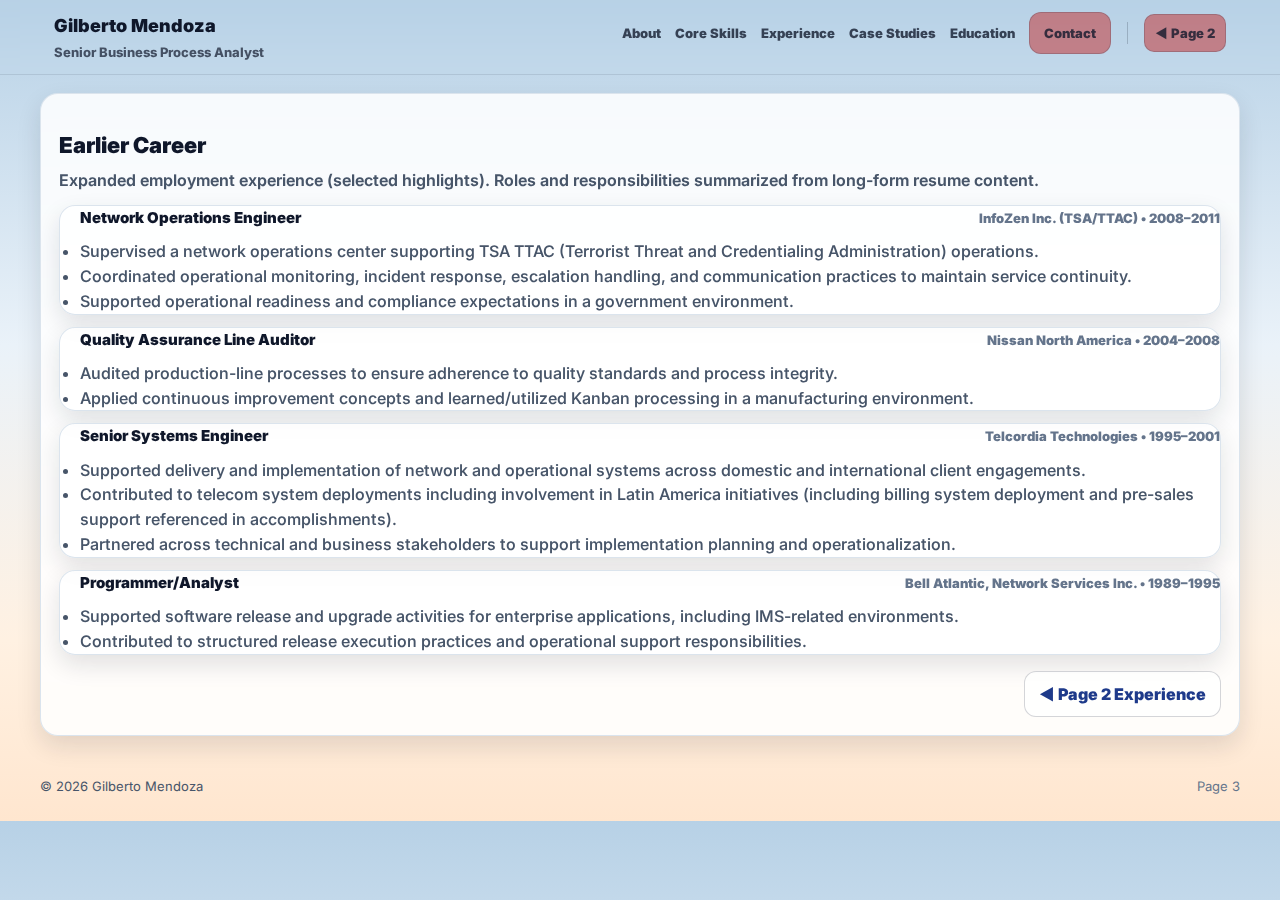
<file: Page3.html>
<!doctype html>
<html lang="en">
<head>
  <meta charset="utf-8" />
  <meta name="viewport" content="width=device-width,initial-scale=1" />
  <meta name="description" content="Gilberto Mendoza — Expanded Employment Experience" />
  <title>Gilberto Mendoza | Earlier Career</title>

  <link rel="preconnect" href="https://fonts.googleapis.com">
  <link rel="preconnect" href="https://fonts.gstatic.com" crossorigin>
  <link href="https://fonts.googleapis.com/css2?family=Inter:wght@400;500;600;700;800;900&display=swap" rel="stylesheet">
  <link rel="stylesheet" href="styles.css" />
</head>

<body>
  <a class="skip-link" href="#main">Skip to content</a>

  <header class="topbar" role="banner">
    <div class="topbar-inner">
      <div class="brand">
        <div class="brand-name">Gilberto Mendoza</div>
        <div class="brand-title">Senior Business Process Analyst</div>
      </div>

      <nav class="nav" aria-label="Primary navigation">
        <button class="nav-toggle" aria-expanded="false" aria-controls="navMenu">Menu</button>

        <div class="nav-menu" id="navMenu">
          <a href="index.html#about">About</a>
          <a href="index.html#skills">Core Skills</a>
          <a href="page2.html#experience">Experience</a>
          <a href="page2.html#case-studies">Case Studies</a>
          <a href="page2.html#education">Education</a>
         <!-- <a class="is-active" href="#earlier-career">Earlier Career – page 3</a> -->
         <!-- <a href="page3.html#earlier-career">Earlier Career – page 3</a> -->

          <a class="contact-btn" href="page2.html#contact">Contact</a>

          <div class="nav-divider" aria-hidden="true"></div>
          <a class="page-btn-link" href="page2.html">◀ Page 2</a>
        </div>
      </nav>
    </div>
  </header>

  <main id="main" class="container">
    <section class="page">
      <div class="page-inner">

        <section id="earlier-career" class="section">
          <h1 class="section-title">Earlier Career</h1>
          <p class="section-sub">
            Expanded employment experience (selected highlights). Roles and responsibilities summarized from long-form resume content.
          </p>

          <!-- InfoZen -->
          <article class="card role-card">
            <div class="role-head">
              <div class="role-title">Network Operations Engineer</div>
              <div class="role-meta">InfoZen Inc. (TSA/TTAC) • 2008–2011</div>
            </div>
            <ul class="bullets">
              <li>Supervised a network operations center supporting TSA TTAC (Terrorist Threat and Credentialing Administration) operations.</li>
              <li>Coordinated operational monitoring, incident response, escalation handling, and communication practices to maintain service continuity.</li>
              <li>Supported operational readiness and compliance expectations in a government environment.</li>
            </ul>
          </article>

          <!-- Nissan -->
          <article class="card role-card" style="margin-top:12px;">
            <div class="role-head">
              <div class="role-title">Quality Assurance Line Auditor</div>
              <div class="role-meta">Nissan North America • 2004–2008</div>
            </div>
            <ul class="bullets">
              <li>Audited production-line processes to ensure adherence to quality standards and process integrity.</li>
              <li>Applied continuous improvement concepts and learned/utilized Kanban processing in a manufacturing environment.</li>
            </ul>
          </article>

          <!-- Telcordia -->
          <article class="card role-card" style="margin-top:12px;">
            <div class="role-head">
              <div class="role-title">Senior Systems Engineer</div>
              <div class="role-meta">Telcordia Technologies • 1995–2001</div>
            </div>
            <ul class="bullets">
              <li>Supported delivery and implementation of network and operational systems across domestic and international client engagements.</li>
              <li>Contributed to telecom system deployments including involvement in Latin America initiatives (including billing system deployment and pre-sales support referenced in accomplishments).</li>
              <li>Partnered across technical and business stakeholders to support implementation planning and operationalization.</li>
            </ul>
          </article>

          <!-- Bell Atlantic -->
          <article class="card role-card" style="margin-top:12px;">
            <div class="role-head">
              <div class="role-title">Programmer/Analyst</div>
              <div class="role-meta">Bell Atlantic, Network Services Inc. • 1989–1995</div>
            </div>
            <ul class="bullets">
              <li>Supported software release and upgrade activities for enterprise applications, including IMS-related environments.</li>
              <li>Contributed to structured release execution practices and operational support responsibilities.</li>
            </ul>
          </article>

          <div class="page-controls">
            <a class="page-control" href="page2.html#experience">◀ Page 2 Experience</a>
          </div>
        </section>

      </div>
    </section>
  </main>

  <footer class="site-footer">
    <div class="container footer-inner">
      <div>© <span id="year"></span> Gilberto Mendoza</div>
      <div class="fine">Page 3</div>
    </div>
  </footer>

  <script src="script.js"></script>
</body>
</html>
</file>
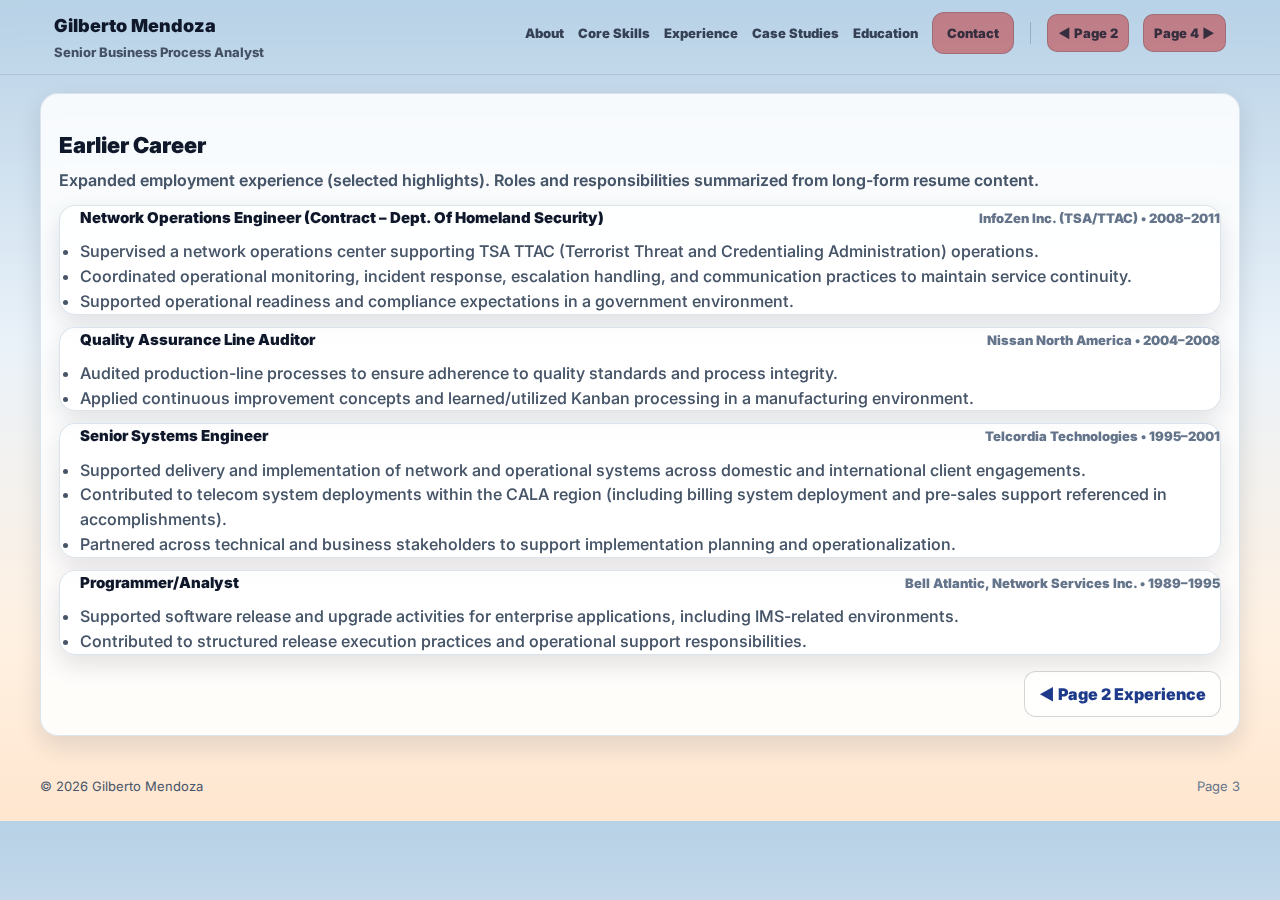
<file: page3_old.html>
<!doctype html>
<html lang="en">
<head>
  <meta charset="utf-8" />
  <meta name="viewport" content="width=device-width,initial-scale=1" />
  <meta name="description" content="Gilberto Mendoza — Expanded Employment Experience" />
  <title>Gilberto Mendoza | Earlier Career</title>

  <link rel="preconnect" href="https://fonts.googleapis.com">
  <link rel="preconnect" href="https://fonts.gstatic.com" crossorigin>
  <link href="https://fonts.googleapis.com/css2?family=Inter:wght@400;500;600;700;800;900&display=swap" rel="stylesheet">
  <link rel="stylesheet" href="styles.css" />
</head>

<body>
  <a class="skip-link" href="#main">Skip to content</a>

  <header class="topbar" role="banner">
    <div class="topbar-inner">
      <div class="brand">
        <div class="brand-name">Gilberto Mendoza</div>
        <div class="brand-title">Senior Business Process Analyst</div>
      </div>

      <nav class="nav" aria-label="Primary navigation">
        <button class="nav-toggle" aria-expanded="false" aria-controls="navMenu">Menu</button>

        <div class="nav-menu" id="navMenu">
          <a href="index.html#about">About</a>
          <a href="index.html#skills">Core Skills</a>
          <a href="page2.html#experience">Experience</a>
          <a href="page2.html#case-studies">Case Studies</a>
          <a href="page2.html#education">Education</a>
         <!-- <a class="is-active" href="#earlier-career">Earlier Career – page 3</a> -->
         <!-- <a href="page3.html#earlier-career">Earlier Career – page 3</a> -->

          <a class="contact-btn" href="page2.html#contact">Contact</a>

          <div class="nav-divider" aria-hidden="true"></div>
          <a class="page-btn-link" href="page2.html">◀ Page 2</a>
          <a class="page-btn-link" href="page4.html">Page 4 ▶</a>
        </div>
      </nav>
    </div>
  </header>

  <main id="main" class="container">
    <section class="page">
      <div class="page-inner">

        <section id="earlier-career" class="section">
          <h1 class="section-title">Earlier Career</h1>
          <p class="section-sub">
            Expanded employment experience (selected highlights). Roles and responsibilities summarized from long-form resume content.
          </p>

          <!-- InfoZen -->
          <article class="card role-card">
            <div class="role-head">
              <div class="role-title">Network Operations Engineer (Contract – Dept. Of Homeland Security)</div>
              <div class="role-meta">InfoZen Inc. (TSA/TTAC) • 2008–2011</div>
            </div>
            <ul class="bullets">
              <li>Supervised a network operations center supporting TSA TTAC (Terrorist Threat and Credentialing Administration) operations.</li>
              <li>Coordinated operational monitoring, incident response, escalation handling, and communication practices to maintain service continuity.</li>
              <li>Supported operational readiness and compliance expectations in a government environment.</li>
            </ul>
          </article>

          <!-- Nissan -->
          <article class="card role-card" style="margin-top:12px;">
            <div class="role-head">
              <div class="role-title">Quality Assurance Line Auditor</div>
              <div class="role-meta">Nissan North America • 2004–2008</div>
            </div>
            <ul class="bullets">
              <li>Audited production-line processes to ensure adherence to quality standards and process integrity.</li>
              <li>Applied continuous improvement concepts and learned/utilized Kanban processing in a manufacturing environment.</li>
            </ul>
          </article>

          <!-- Telcordia -->
          <article class="card role-card" style="margin-top:12px;">
            <div class="role-head">
              <div class="role-title">Senior Systems Engineer</div>
              <div class="role-meta">Telcordia Technologies • 1995–2001</div>
            </div>
            <ul class="bullets">
              <li>Supported delivery and implementation of network and operational systems across domestic and international client engagements.</li>
              <li>Contributed to telecom system deployments within the CALA region (including billing system deployment and pre-sales support referenced in accomplishments).</li>
              <li>Partnered across technical and business stakeholders to support implementation planning and operationalization.</li>
            </ul>
          </article>

          <!-- Bell Atlantic -->
          <article class="card role-card" style="margin-top:12px;">
            <div class="role-head">
              <div class="role-title">Programmer/Analyst</div>
              <div class="role-meta">Bell Atlantic, Network Services Inc. • 1989–1995</div>
            </div>
            <ul class="bullets">
              <li>Supported software release and upgrade activities for enterprise applications, including IMS-related environments.</li>
              <li>Contributed to structured release execution practices and operational support responsibilities.</li>
            </ul>
          </article>

          <div class="page-controls">
            <a class="page-control" href="page2.html#experience">◀ Page 2 Experience</a>
          </div>
        </section>

      </div>
    </section>
  </main>

  <footer class="site-footer">
    <div class="container footer-inner">
      <div>© <span id="year"></span> Gilberto Mendoza</div>
      <div class="fine">Page 3</div>
    </div>
  </footer>

  <script src="script.js"></script>
</body>
</html>
</file>
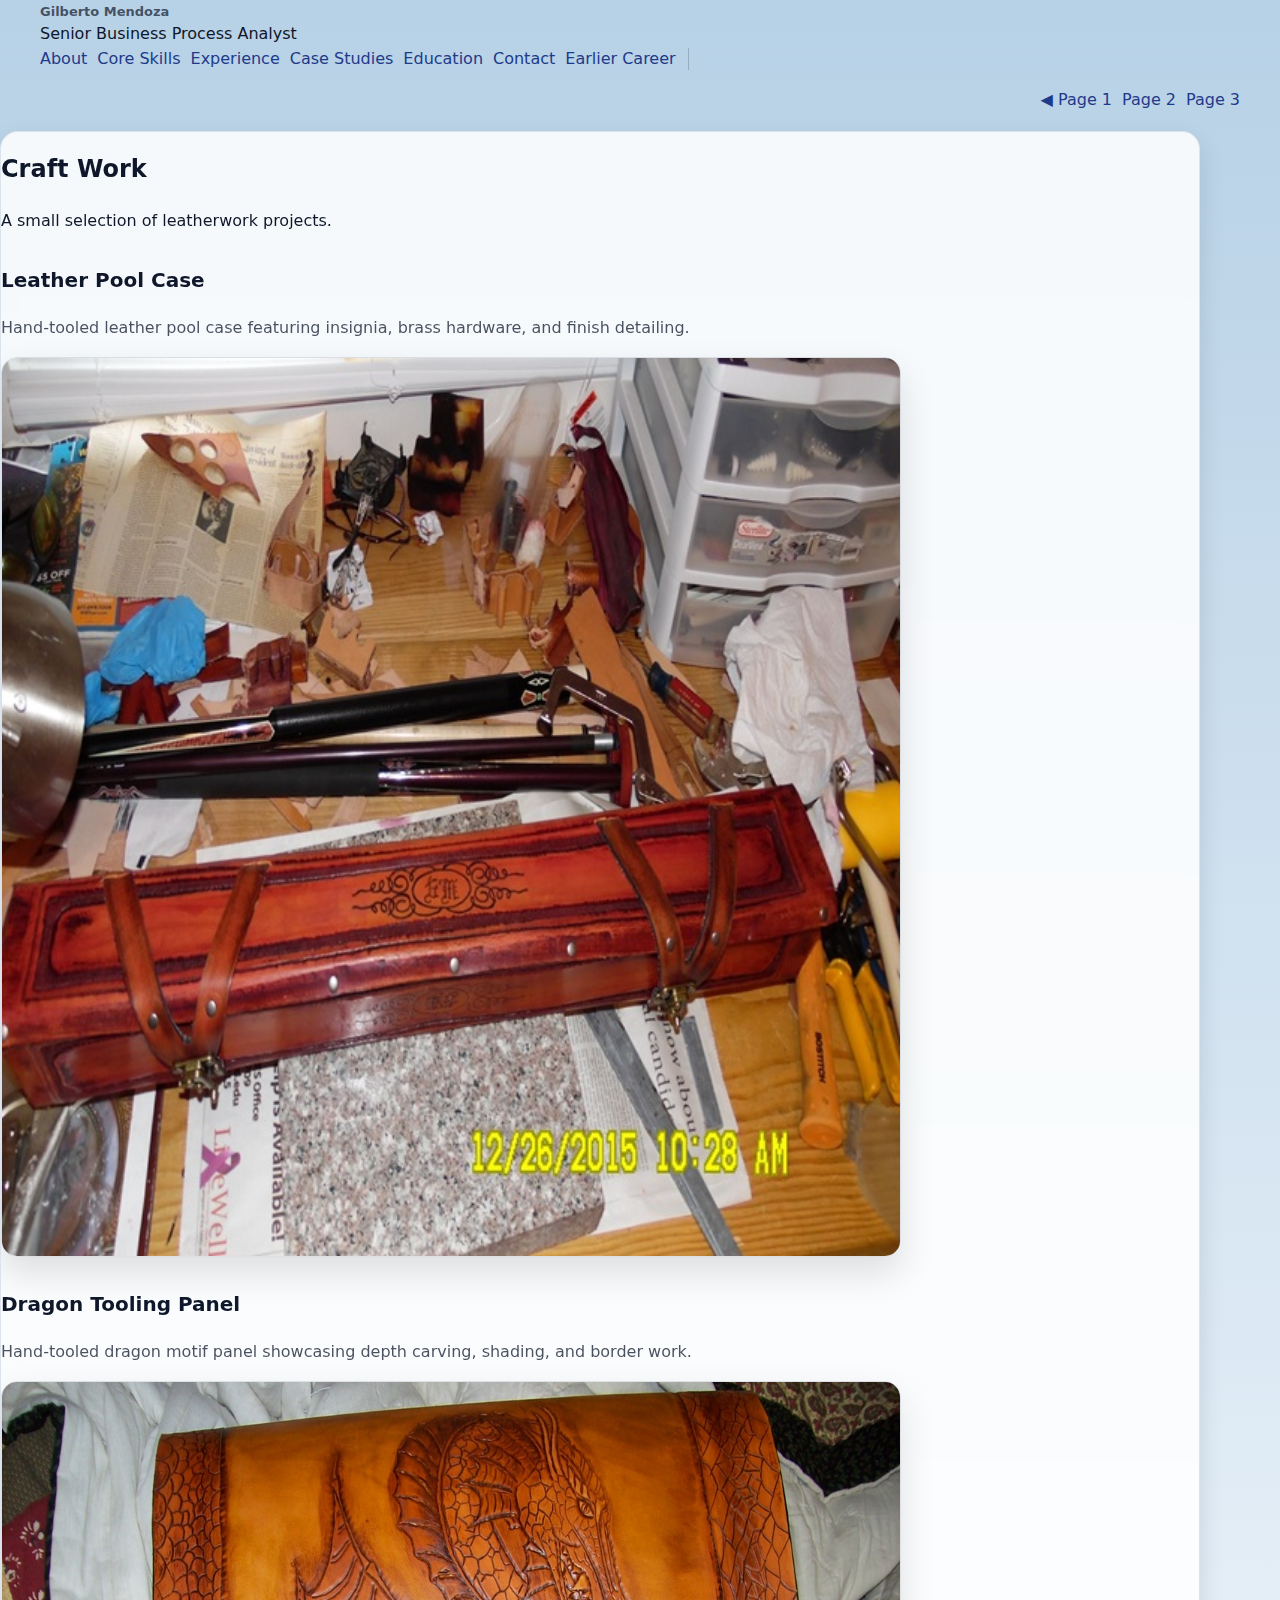
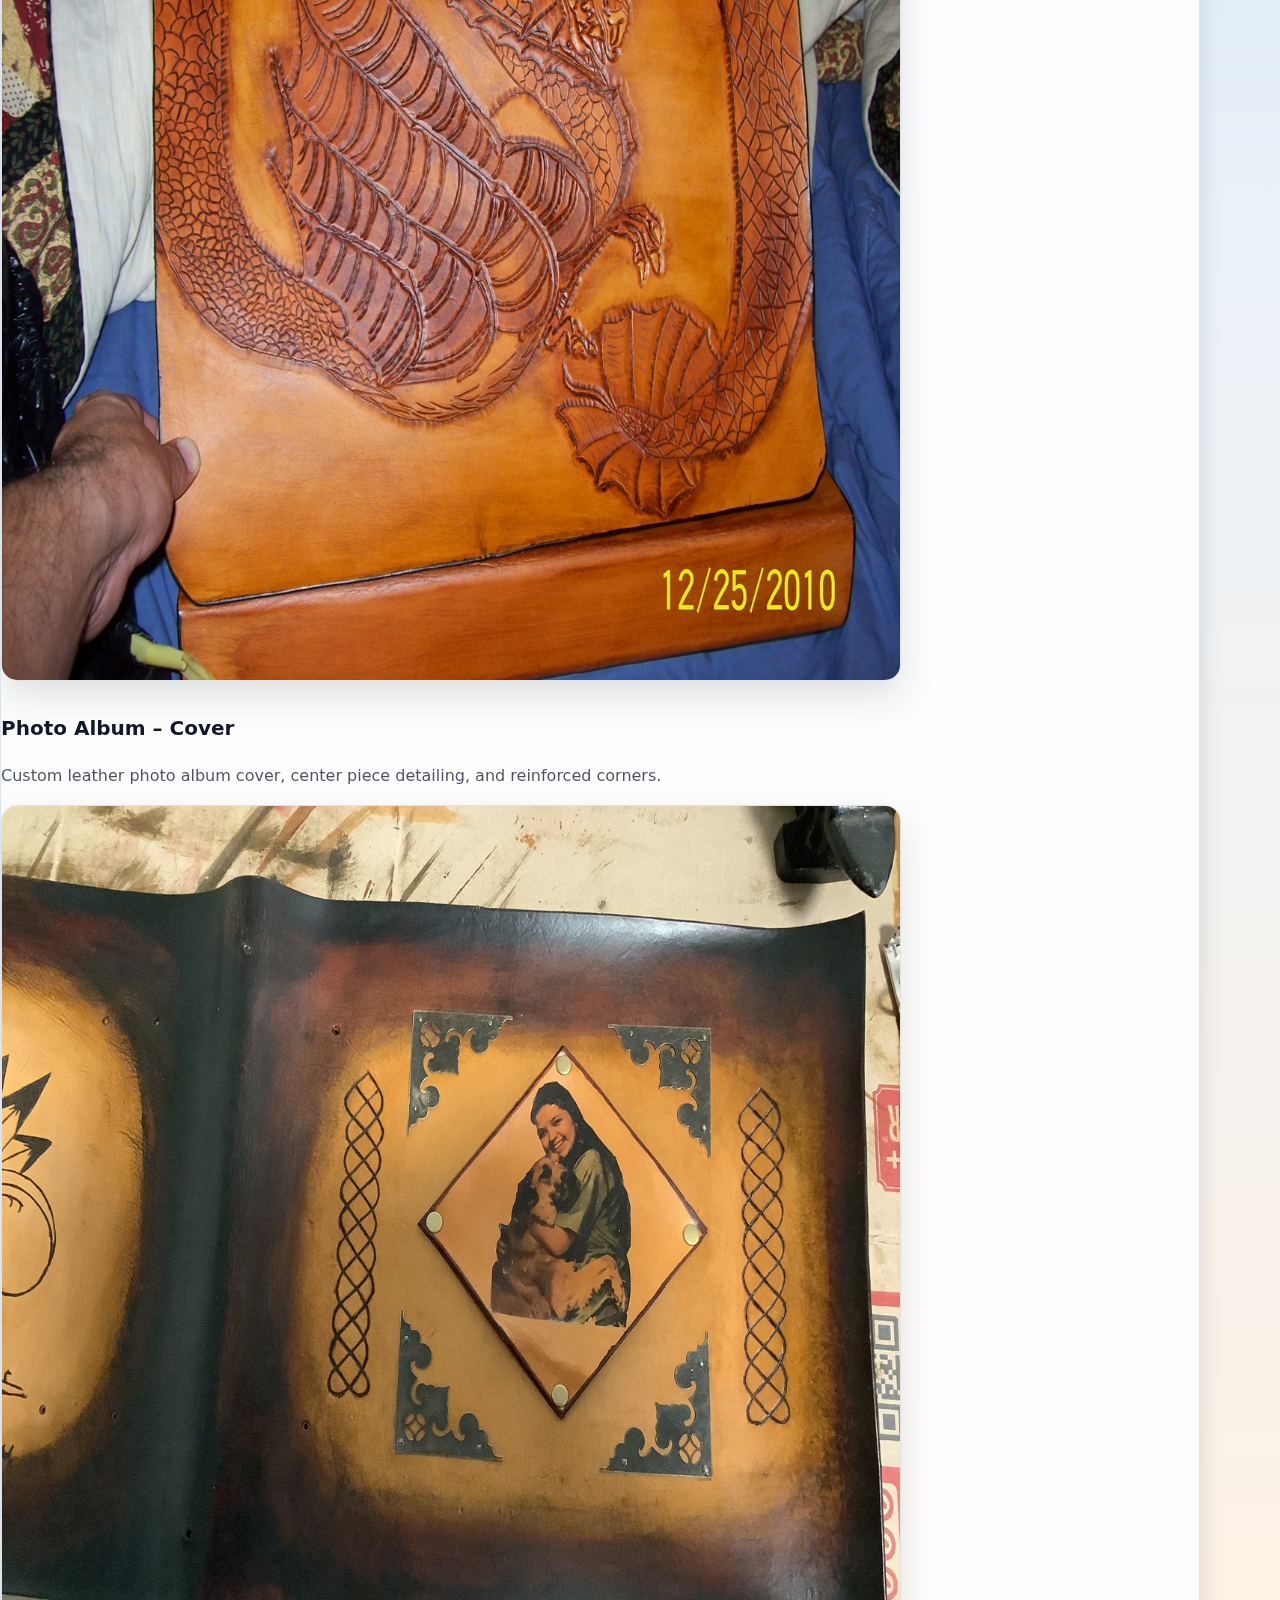
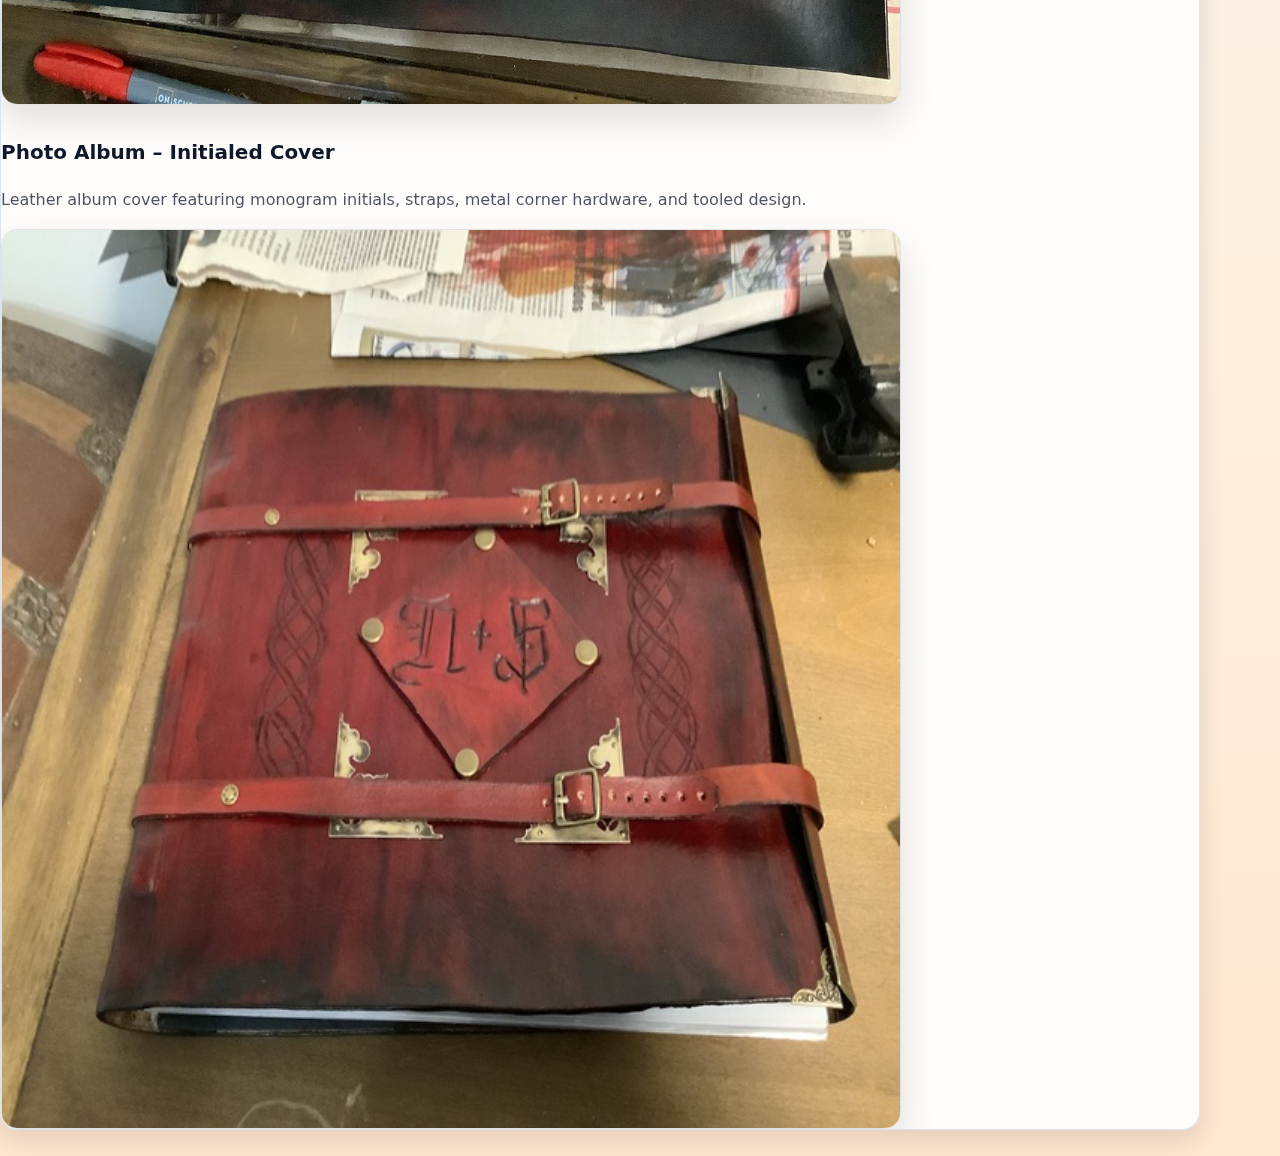
<file: page4.html>
<!doctype html>
<html lang="en">
<head>
  <meta charset="utf-8" />
  <meta name="viewport" content="width=device-width, initial-scale=1" />
  <title>Gilberto Mendoza — Craft Work</title>

  <link rel="stylesheet" href="styles.css" />
</head>

<body>
  <!-- Keep your existing header/nav structure.
       Add the Page 4 link, and mark it active on this page. -->
  <header class="site-header">
    <div class="container header-inner">
      <div class="brand">
        <div class="brand-title">Gilberto Mendoza</div>
        <div class="brand-sub">Senior Business Process Analyst</div>
      </div>

      <nav class="nav">
        <a href="index.html">About</a>
        <a href="index.html#skills">Core Skills</a>
        <a href="page2.html#experience">Experience</a>
        <a href="page2.html#case-studies">Case Studies</a>
        <a href="page2.html#education">Education</a>
        <a class="btn" href="page2.html#contact">Contact</a>
         <a href="page3.html">Earlier Career</a>
        <span class="nav-divider"></span>
        
      </nav>

      <div class="page-controls">
        <a class="pill-btn" href="index.html">◀ Page 1</a>
        <a class="pill-btn" href="page2.html">Page 2</a>
        <a class="pill-btn" href="page3.html">Page 3</a>
        
      </div>
    </div>
  </header>

  <main class="container page">
  <section  id="crafts">
    <h2 class="section-title.craft">Craft Work</h2>

    <p class="section-title.craft">
      A small selection of leatherwork projects.
    </p>

    <article class="craft-item">
      <h3 class="craft-title">Leather Pool Case</h3>
      <p class="craft-desc">
        Hand-tooled leather pool case featuring insignia, brass hardware, and finish detailing.
      </p>  
      <img
        src="Leather-pool-case.jpg"
        alt="Custom leather pool case with hand tooling and straps"
        loading="lazy"
        class="craft-img">
    </article>

    <article class="craft-item">
      <h3 class="craft-title">Dragon Tooling Panel</h3>
      <p class="craft-desc">
        Hand-tooled dragon motif panel showcasing depth carving, shading, and border work.
      </p>
      <img
        src="first-leather-satchel.jpg"
        alt="Hand-tooled leather dragon satchel"
        loading="lazy"
        class="craft-img">
    </article>

    <article class="craft-item">
      <h3 class="craft-title">Photo Album – Cover</h3>
      <p class="craft-desc">
        Custom leather photo album cover, center piece detailing, and reinforced corners.
      </p>
      <img
        src="photo-album.jpg"
        alt="Custom leather photo album"
        loading="lazy"
        class="craft-img">
    </article>

    <article class="craft-item">
      <h3 class="craft-title">Photo Album – Initialed Cover</h3>
      <p class="craft-desc">
        Leather album cover featuring monogram initials, straps, metal corner hardware, and tooled design.
      </p>
      <img
        src="photo-album-with-initials.jpg"
        alt="Leather photo album cover with initials"
        loading="lazy"
        class="craft-img">
    </article>
  </section>
</main>


  <!-- Lightbox -->
  <div class="lightbox" id="lightbox" aria-hidden="true">
    <div class="lightbox-backdrop" data-close="true"></div>

    <div class="lightbox-panel" role="dialog" aria-modal="true" aria-label="Image viewer">
      <button class="lightbox-close" type="button" data-close="true" aria-label="Close">✕</button>
      <img class="lightbox-img" id="lightboxImg" alt="">
      <div class="lightbox-cap" id="lightboxCap"></div>
    </div>
  </div>

  <script>
    (function () {
      const lightbox = document.getElementById('lightbox');
      const img = document.getElementById('lightboxImg');
      const cap = document.getElementById('lightboxCap');

      function openLightbox(fullSrc, captionText, altText) {
        img.src = fullSrc;
        img.alt = altText || captionText || 'Craft image';
        cap.textContent = captionText || '';
        lightbox.classList.add('is-open');
        lightbox.setAttribute('aria-hidden', 'false');
        document.body.classList.add('no-scroll');
      }

      function closeLightbox() {
        lightbox.classList.remove('is-open');
        lightbox.setAttribute('aria-hidden', 'true');
        img.src = '';
        cap.textContent = '';
        document.body.classList.remove('no-scroll');
      }

      document.querySelectorAll('.gallery-btn').forEach(btn => {
        btn.addEventListener('click', () => {
          const full = btn.getAttribute('data-full');
          const caption = btn.getAttribute('data-caption');
          const imageEl = btn.querySelector('img');
          openLightbox(full, caption, imageEl ? imageEl.alt : caption);
        });
      });

      lightbox.addEventListener('click', (e) => {
        const close = e.target && e.target.getAttribute && e.target.getAttribute('data-close');
        if (close) closeLightbox();
      });

      document.addEventListener('keydown', (e) => {
        if (e.key === 'Escape' && lightbox.classList.contains('is-open')) closeLightbox();
      });
    })();
  </script>
</body>
</html>
</file>
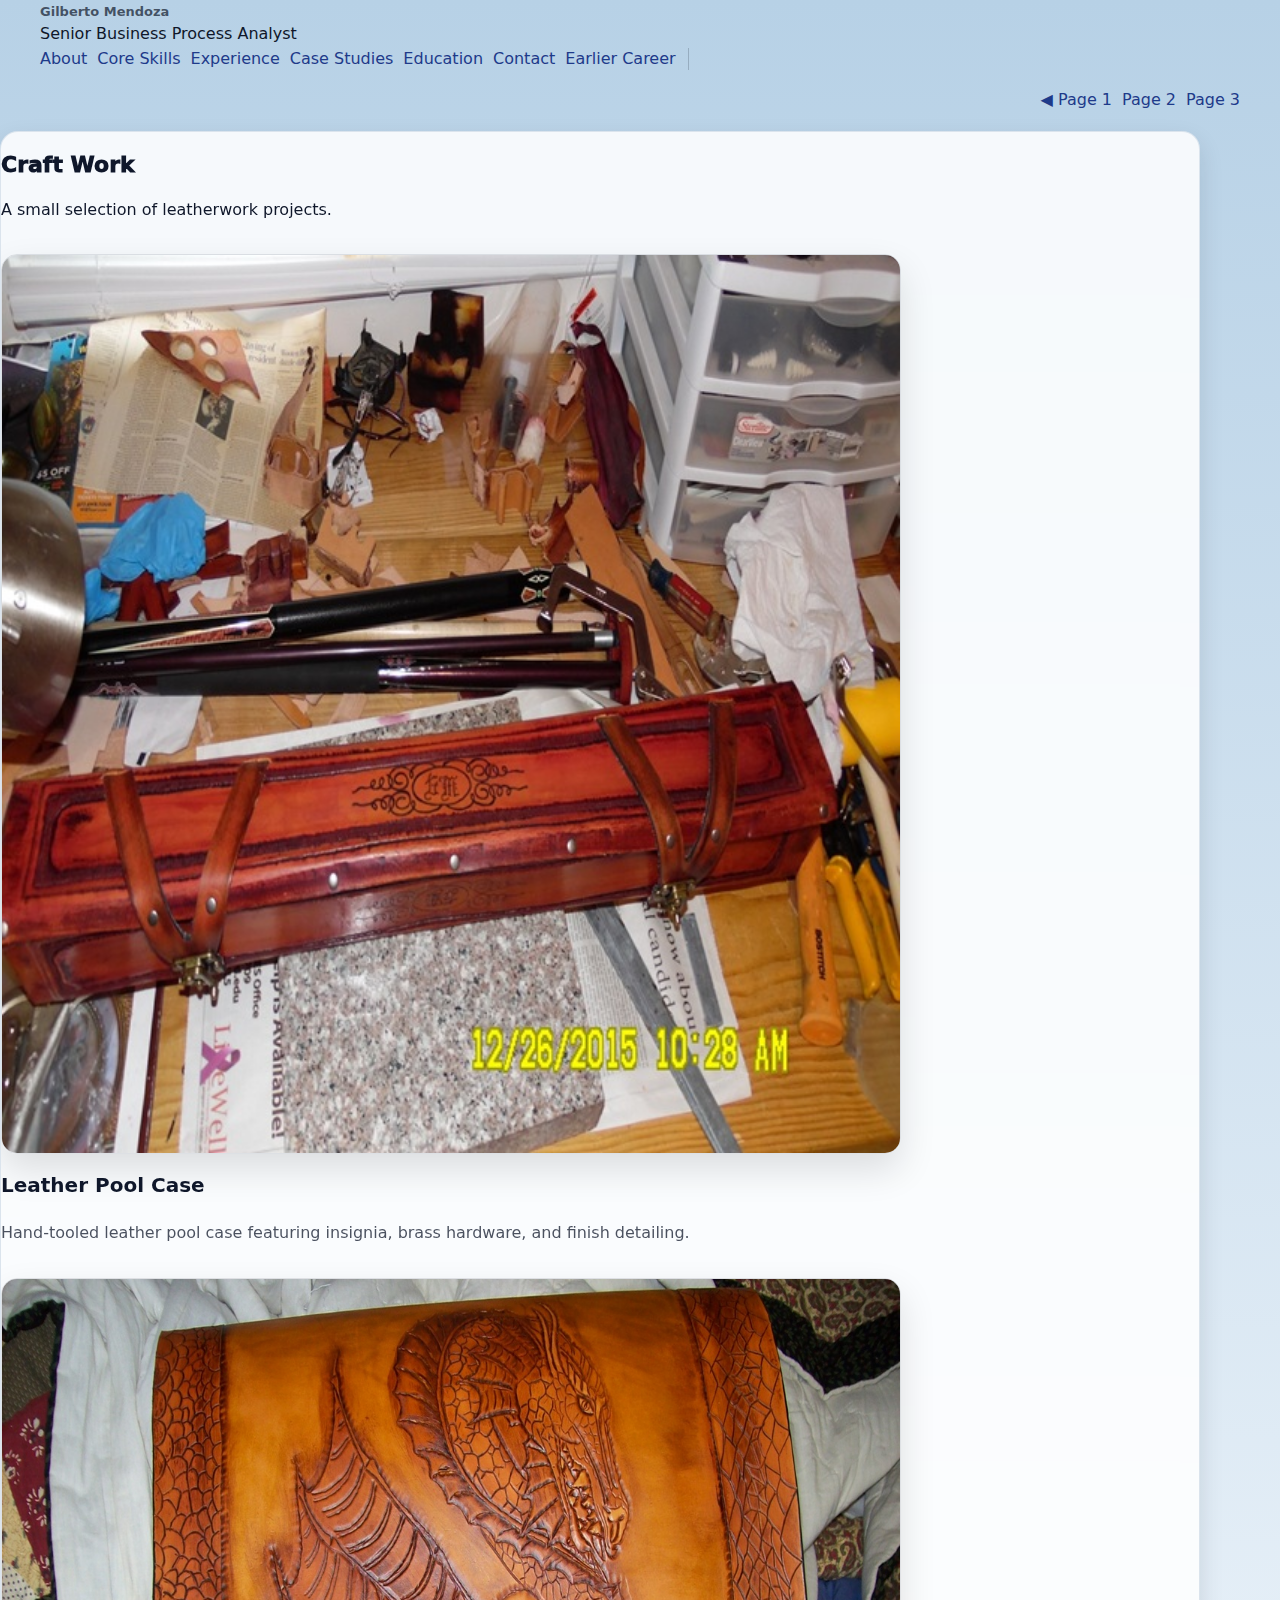
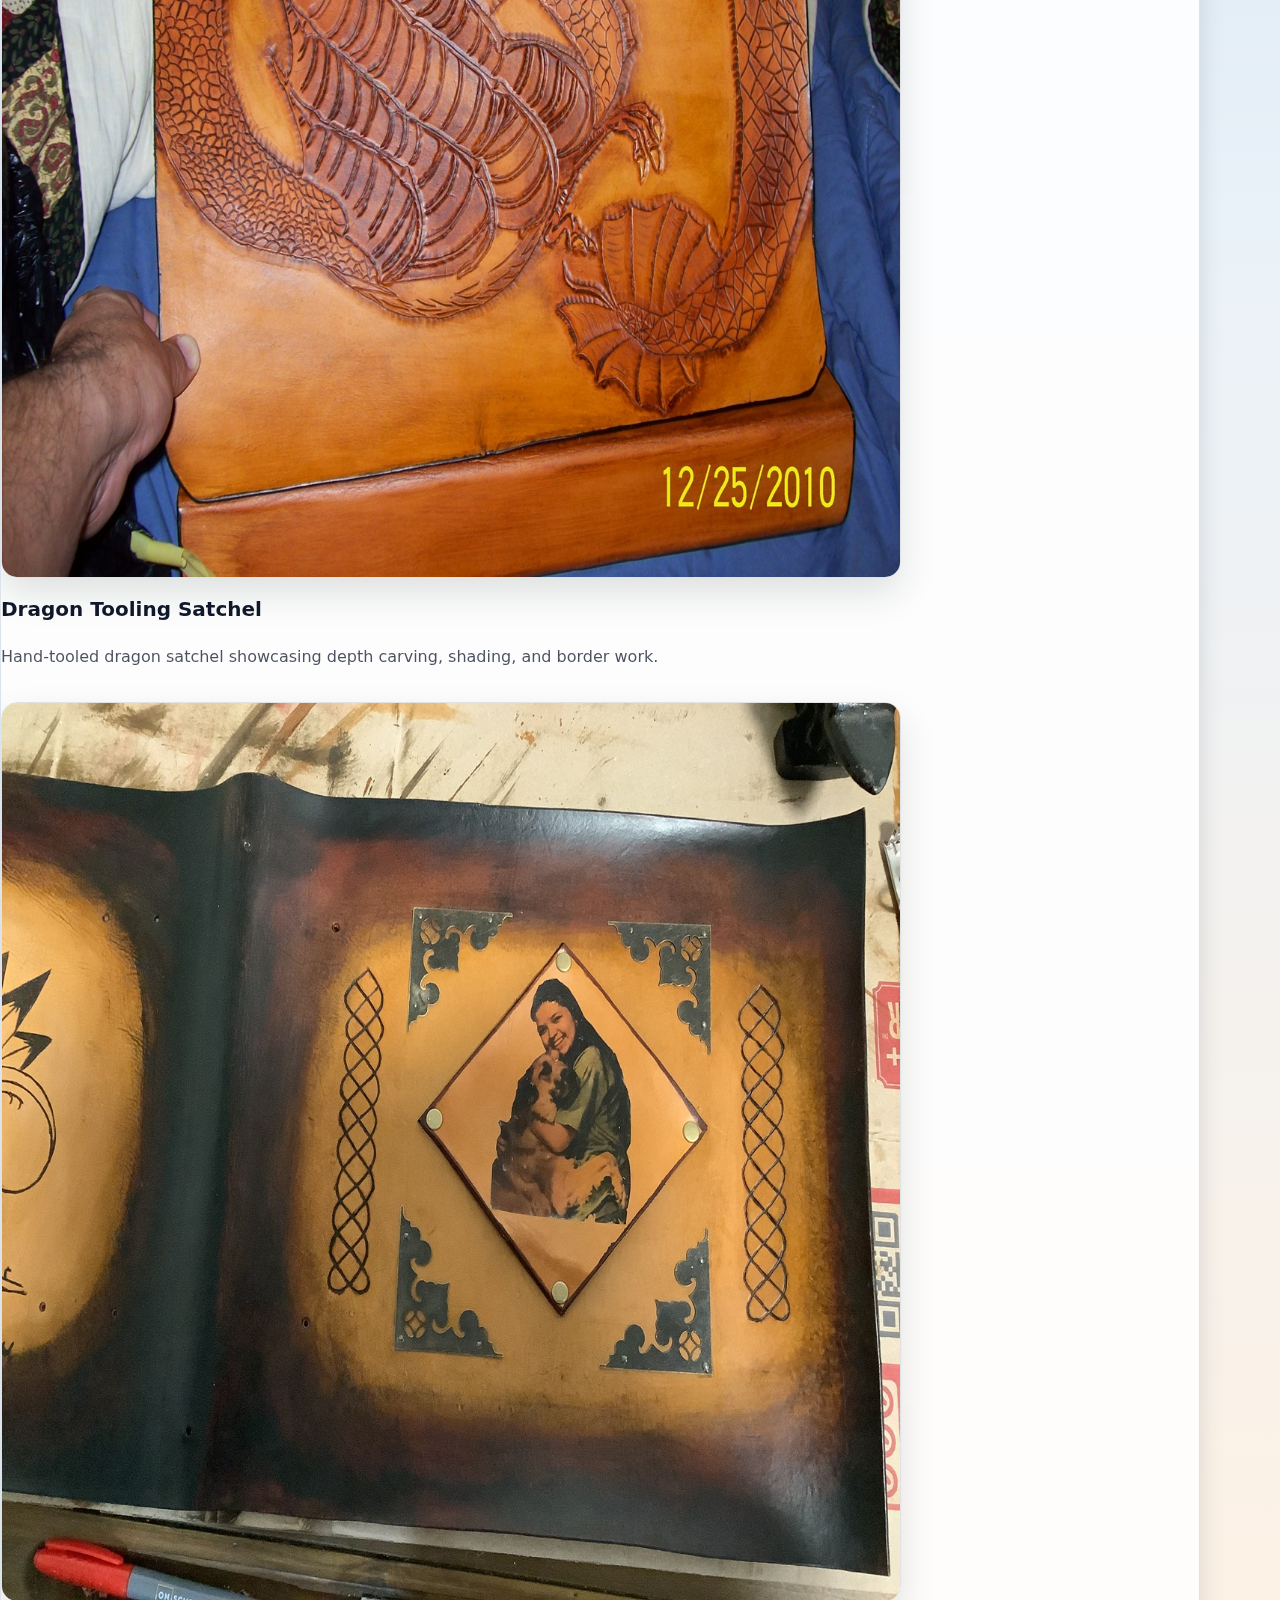
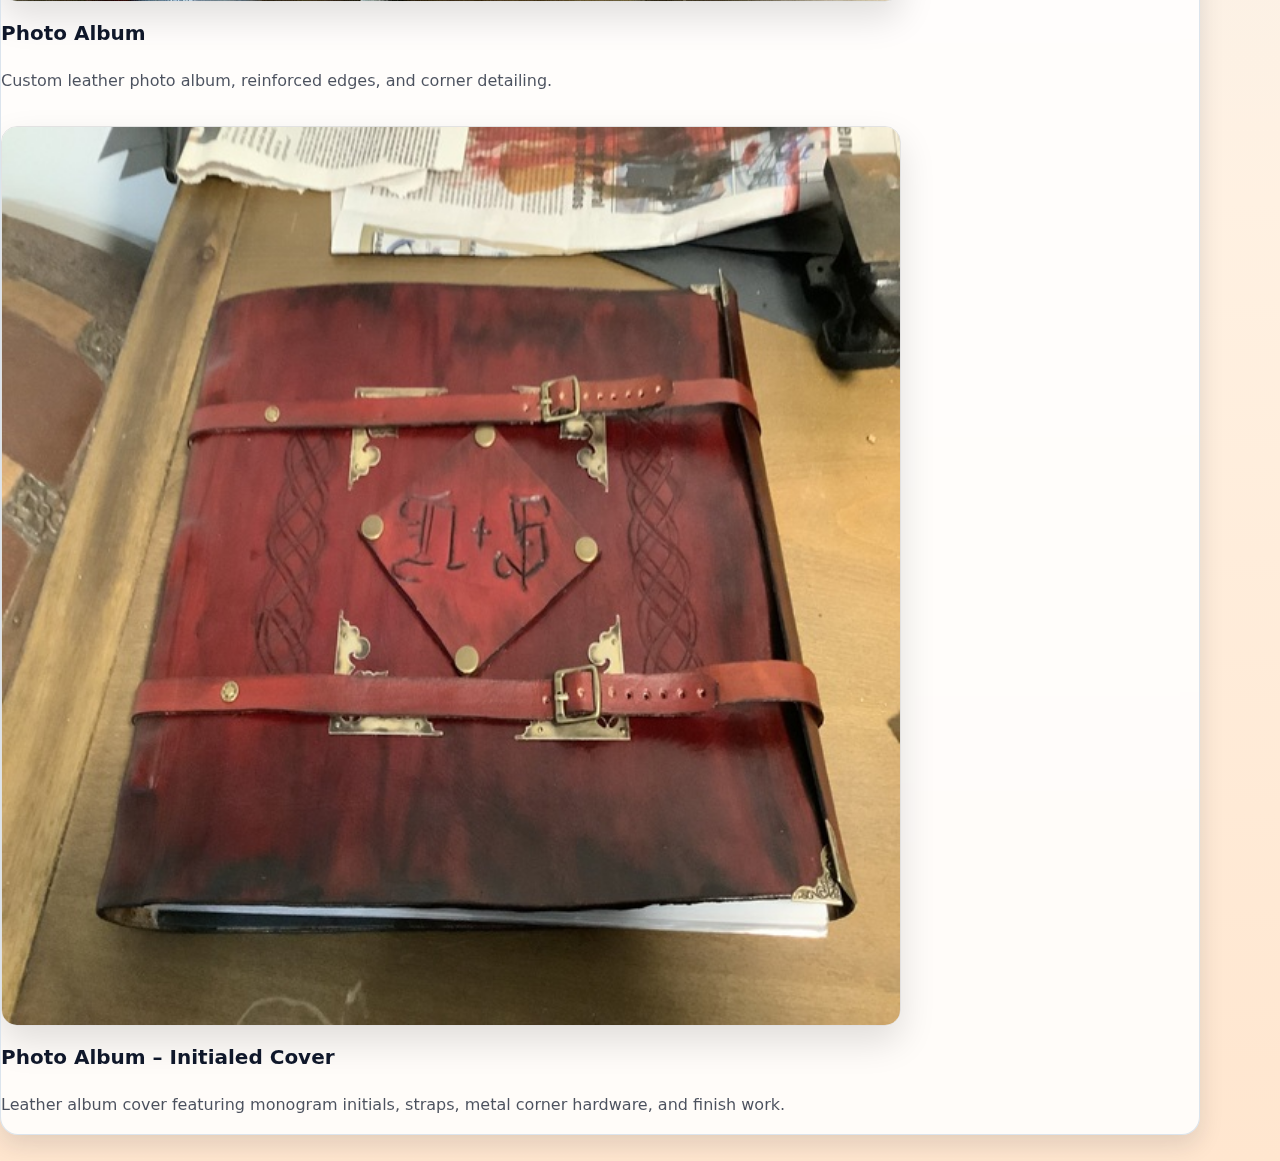
<file: page4_old.html>
<!doctype html>
<html lang="en">
<head>
  <meta charset="utf-8" />
  <meta name="viewport" content="width=device-width, initial-scale=1" />
  <title>Gilberto Mendoza — Craft Work</title>

  <link rel="stylesheet" href="styles.css" />
</head>

<body>
  <!-- Keep your existing header/nav structure.
       Add the Page 4 link, and mark it active on this page. -->
  <header class="site-header">
    <div class="container header-inner">
      <div class="brand">
        <div class="brand-title">Gilberto Mendoza</div>
        <div class="brand-sub">Senior Business Process Analyst</div>
      </div>

      <nav class="nav">
        <a href="index.html">About</a>
        <a href="index.html#skills">Core Skills</a>
        <a href="page2.html#experience">Experience</a>
        <a href="page2.html#case-studies">Case Studies</a>
        <a href="page2.html#education">Education</a>
        <a class="btn" href="page2.html#contact">Contact</a>
         <a href="page3.html">Earlier Career</a>
        <span class="nav-divider"></span>
        
      </nav>

      <div class="page-controls">
        <a class="pill-btn" href="index.html">◀ Page 1</a>
        <a class="pill-btn" href="page2.html">Page 2</a>
        <a class="pill-btn" href="page3.html">Page 3</a>
        
      </div>
    </div>
  </header>

  <main class="container page">
  <section class="section" id="crafts">
    <h2 class="section-title">Craft Work</h2>

    <p class="muted">
      A small selection of leatherwork projects.
    </p>

    <article class="craft-item">
      <img
        src="Leather-pool-case.jpg"
        alt="Custom leather pool case with hand tooling and straps"
        loading="lazy"
        class="craft-img">
      <h3 class="craft-title">Leather Pool Case</h3>
      <p class="craft-desc">
        Hand-tooled leather pool case featuring insignia, brass hardware, and finish detailing.
      </p>
    </article>

    <article class="craft-item">
      <img
        src="first-leather-satchel.jpg"
        alt="Hand-tooled leather dragon satchel"
        loading="lazy"
        class="craft-img">
      <h3 class="craft-title">Dragon Tooling Satchel</h3>
      <p class="craft-desc">
        Hand-tooled dragon satchel showcasing depth carving, shading, and border work.
      </p>
    </article>

    <article class="craft-item">
      <img
        src="photo-album.jpg"
        alt="Custom leather photo album"
        loading="lazy"
        class="craft-img">
      <h3 class="craft-title">Photo Album</h3>
      <p class="craft-desc">
        Custom leather photo album, reinforced edges, and corner detailing.
      </p>
    </article>

    <article class="craft-item">
      <img
        src="photo-album-with-initials.jpg"
        alt="Leather photo album cover with initials"
        loading="lazy"
        class="craft-img">
      <h3 class="craft-title">Photo Album – Initialed Cover</h3>
      <p class="craft-desc">
        Leather album cover featuring monogram initials, straps, metal corner hardware, and finish work.
      </p>
    </article>
  </section>
</main>


  <!-- Lightbox -->
  <div class="lightbox" id="lightbox" aria-hidden="true">
    <div class="lightbox-backdrop" data-close="true"></div>

    <div class="lightbox-panel" role="dialog" aria-modal="true" aria-label="Image viewer">
      <button class="lightbox-close" type="button" data-close="true" aria-label="Close">✕</button>
      <img class="lightbox-img" id="lightboxImg" alt="">
      <div class="lightbox-cap" id="lightboxCap"></div>
    </div>
  </div>

  <script>
    (function () {
      const lightbox = document.getElementById('lightbox');
      const img = document.getElementById('lightboxImg');
      const cap = document.getElementById('lightboxCap');

      function openLightbox(fullSrc, captionText, altText) {
        img.src = fullSrc;
        img.alt = altText || captionText || 'Craft image';
        cap.textContent = captionText || '';
        lightbox.classList.add('is-open');
        lightbox.setAttribute('aria-hidden', 'false');
        document.body.classList.add('no-scroll');
      }

      function closeLightbox() {
        lightbox.classList.remove('is-open');
        lightbox.setAttribute('aria-hidden', 'true');
        img.src = '';
        cap.textContent = '';
        document.body.classList.remove('no-scroll');
      }

      document.querySelectorAll('.gallery-btn').forEach(btn => {
        btn.addEventListener('click', () => {
          const full = btn.getAttribute('data-full');
          const caption = btn.getAttribute('data-caption');
          const imageEl = btn.querySelector('img');
          openLightbox(full, caption, imageEl ? imageEl.alt : caption);
        });
      });

      lightbox.addEventListener('click', (e) => {
        const close = e.target && e.target.getAttribute && e.target.getAttribute('data-close');
        if (close) closeLightbox();
      });

      document.addEventListener('keydown', (e) => {
        if (e.key === 'Escape' && lightbox.classList.contains('is-open')) closeLightbox();
      });
    })();
  </script>
</body>
</html>
</file>
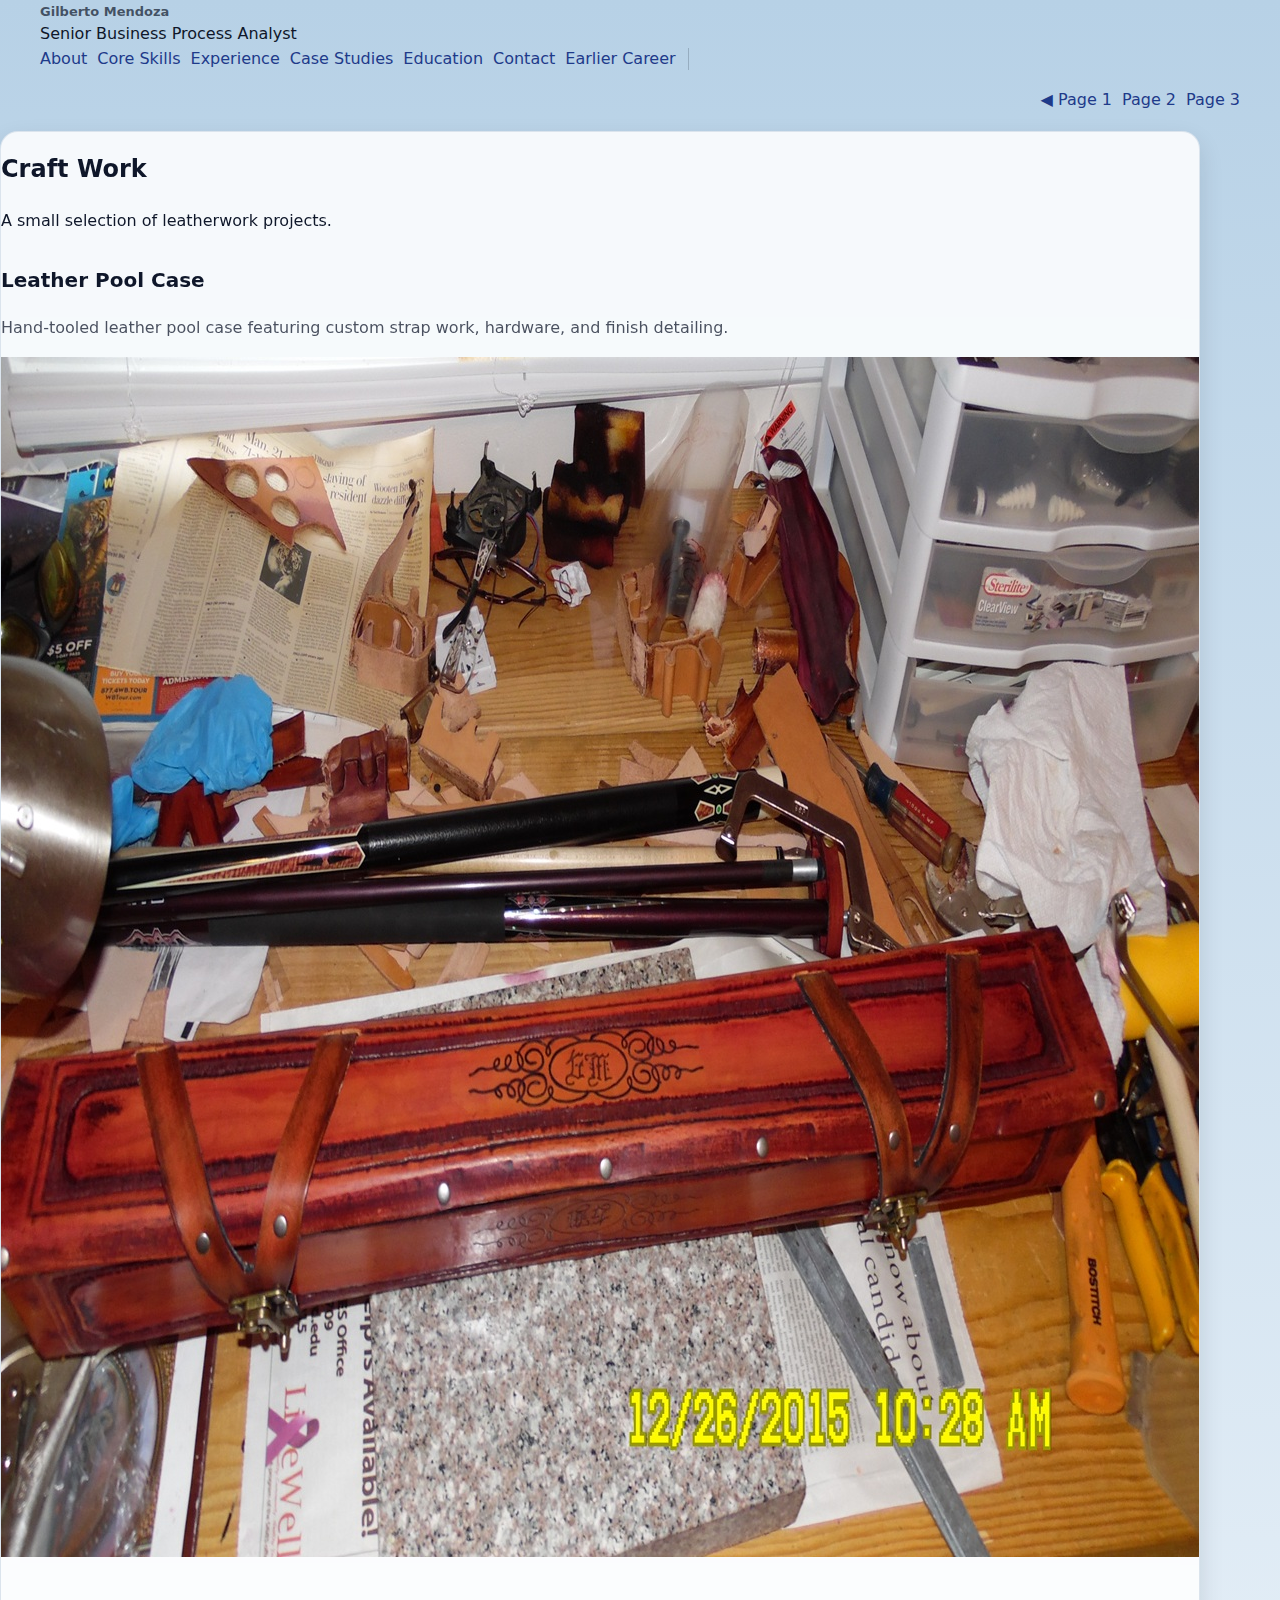
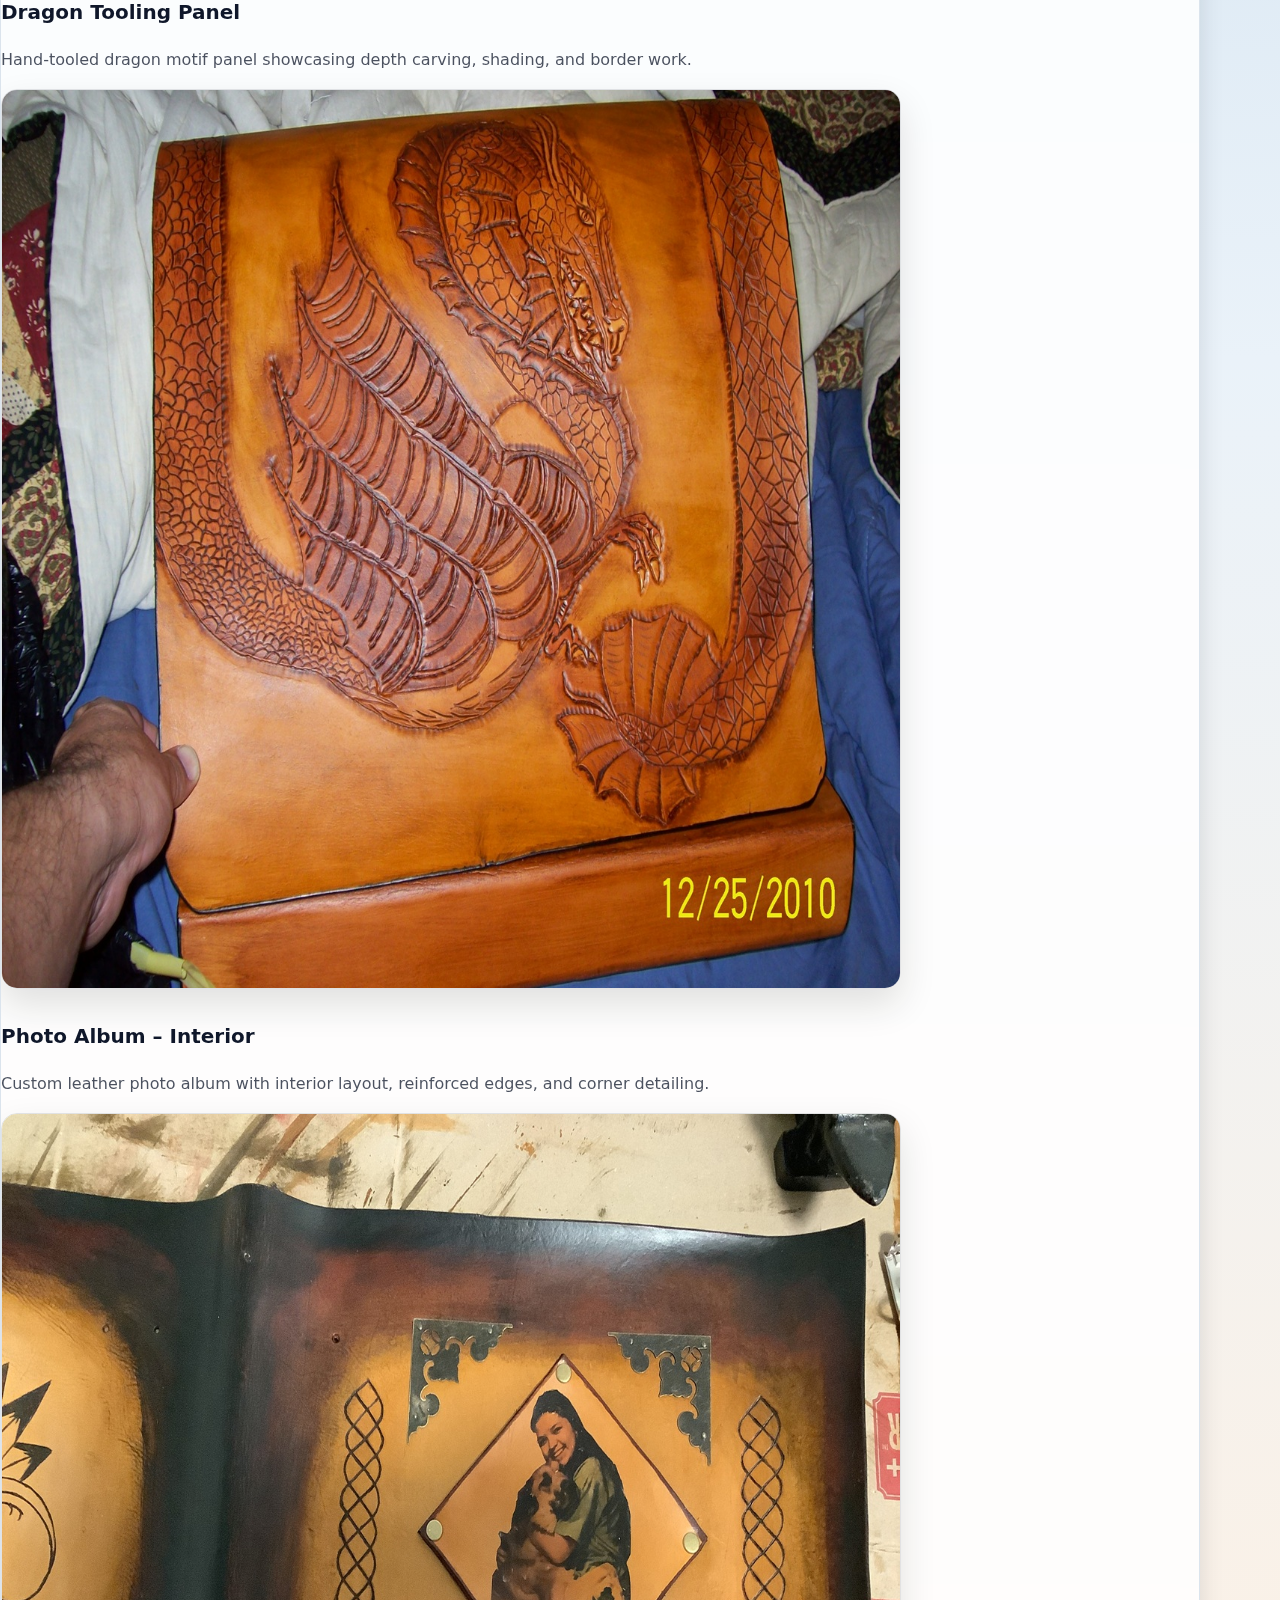
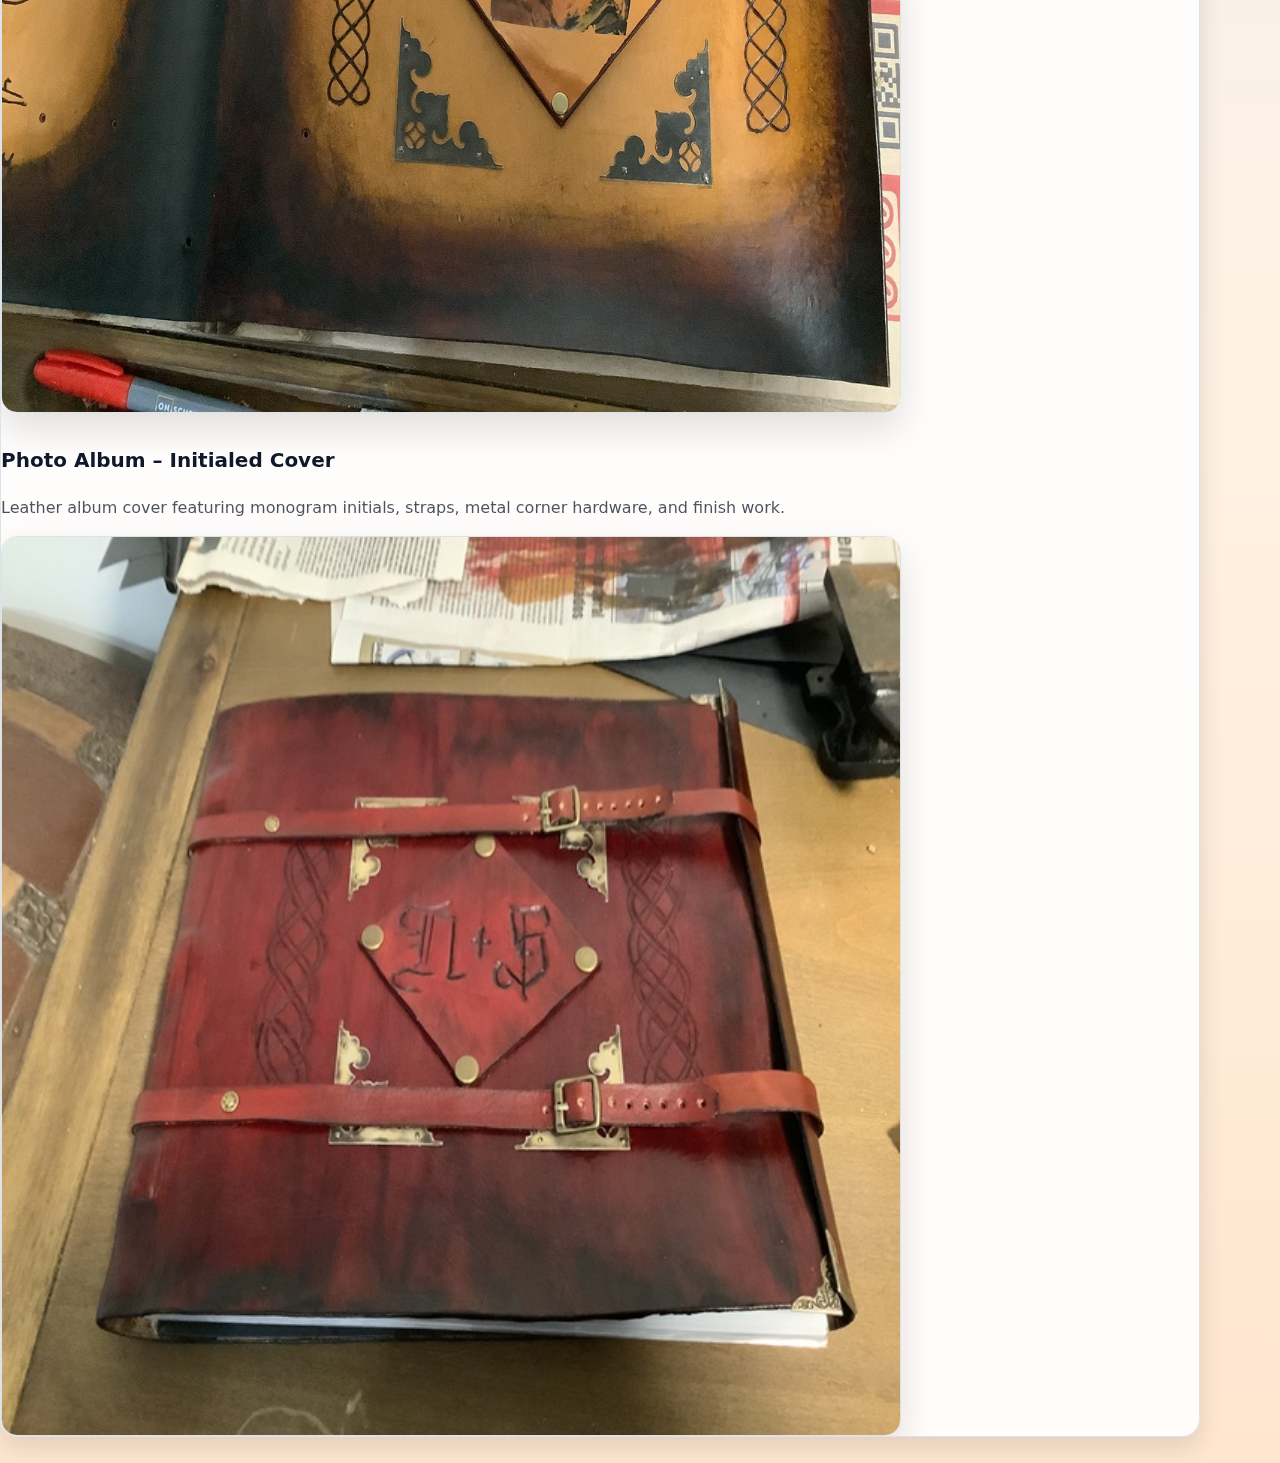
<file: page4v2.html>
<!doctype html>
<html lang="en">
<head>
  <meta charset="utf-8" />
  <meta name="viewport" content="width=device-width, initial-scale=1" />
  <title>Gilberto Mendoza — Craft Work</title>

  <link rel="stylesheet" href="styles.css" />
</head>

<body>
  <!-- Keep your existing header/nav structure.
       Add the Page 4 link, and mark it active on this page. -->
  <header class="site-header">
    <div class="container header-inner">
      <div class="brand">
        <div class="brand-title">Gilberto Mendoza</div>
        <div class="brand-sub">Senior Business Process Analyst</div>
      </div>

      <nav class="nav">
        <a href="index.html">About</a>
        <a href="index.html#skills">Core Skills</a>
        <a href="page2.html#experience">Experience</a>
        <a href="page2.html#case-studies">Case Studies</a>
        <a href="page2.html#education">Education</a>
        <a class="btn" href="page2.html#contact">Contact</a>
         <a href="page3.html">Earlier Career</a>
        <span class="nav-divider"></span>
        
      </nav>

      <div class="page-controls">
        <a class="pill-btn" href="index.html">◀ Page 1</a>
        <a class="pill-btn" href="page2.html">Page 2</a>
        <a class="pill-btn" href="page3.html">Page 3</a>
        
      </div>
    </div>
  </header>

  <main class="container page">
  <section  id="crafts">
    <h2 class="section-title.craft">Craft Work</h2>

    <p class="section-title.craft">
      A small selection of leatherwork projects.
    </p>

    <article class="craft-item">
      
      <h3 class="craft-title">Leather Pool Case</h3>
      <p class="craft-desc">
        Hand-tooled leather pool case featuring custom strap work, hardware, and finish detailing.
      </p>
      <img
        src="leather-pool-case.jpg">  
         <!-- alt="Custom leather pool case with hand tooling and straps" 
        loading="lazy"
        class="craft-img"> -->
      
    </article>

    <article class="craft-item">
      <h3 class="craft-title">Dragon Tooling Panel</h3>
      <p class="craft-desc">
        Hand-tooled dragon motif panel showcasing depth carving, shading, and border work.
      </p>
      <img
        src="first-leather-satchel.jpg"
        alt="Hand-tooled leather dragon satchel"
        loading="lazy"
        class="craft-img">
    </article>

    <article class="craft-item">
      <h3 class="craft-title">Photo Album – Interior</h3>
      <p class="craft-desc">
        Custom leather photo album with interior layout, reinforced edges, and corner detailing.
      </p>
      <img
        src="photo-album.jpg"
        alt="Custom leather photo album"
        loading="lazy"
        class="craft-img">
    </article>

    <article class="craft-item">
      <h3 class="craft-title">Photo Album – Initialed Cover</h3>
      <p class="craft-desc">
        Leather album cover featuring monogram initials, straps, metal corner hardware, and finish work.
      </p>
      <img
        src="photo-album-with-initials.jpg"
        alt="Leather photo album cover with initials"
        loading="lazy"
        class="craft-img">
    </article>
  </section>
</main>


  <!-- Lightbox -->
  <div class="lightbox" id="lightbox" aria-hidden="true">
    <div class="lightbox-backdrop" data-close="true"></div>

    <div class="lightbox-panel" role="dialog" aria-modal="true" aria-label="Image viewer">
      <button class="lightbox-close" type="button" data-close="true" aria-label="Close">✕</button>
      <img class="lightbox-img" id="lightboxImg" alt="">
      <div class="lightbox-cap" id="lightboxCap"></div>
    </div>
  </div>

  <script>
    (function () {
      const lightbox = document.getElementById('lightbox');
      const img = document.getElementById('lightboxImg');
      const cap = document.getElementById('lightboxCap');

      function openLightbox(fullSrc, captionText, altText) {
        img.src = fullSrc;
        img.alt = altText || captionText || 'Craft image';
        cap.textContent = captionText || '';
        lightbox.classList.add('is-open');
        lightbox.setAttribute('aria-hidden', 'false');
        document.body.classList.add('no-scroll');
      }

      function closeLightbox() {
        lightbox.classList.remove('is-open');
        lightbox.setAttribute('aria-hidden', 'true');
        img.src = '';
        cap.textContent = '';
        document.body.classList.remove('no-scroll');
      }

      document.querySelectorAll('.gallery-btn').forEach(btn => {
        btn.addEventListener('click', () => {
          const full = btn.getAttribute('data-full');
          const caption = btn.getAttribute('data-caption');
          const imageEl = btn.querySelector('img');
          openLightbox(full, caption, imageEl ? imageEl.alt : caption);
        });
      });

      lightbox.addEventListener('click', (e) => {
        const close = e.target && e.target.getAttribute && e.target.getAttribute('data-close');
        if (close) closeLightbox();
      });

      document.addEventListener('keydown', (e) => {
        if (e.key === 'Escape' && lightbox.classList.contains('is-open')) closeLightbox();
      });
    })();
  </script>
</body>
</html>
</file>
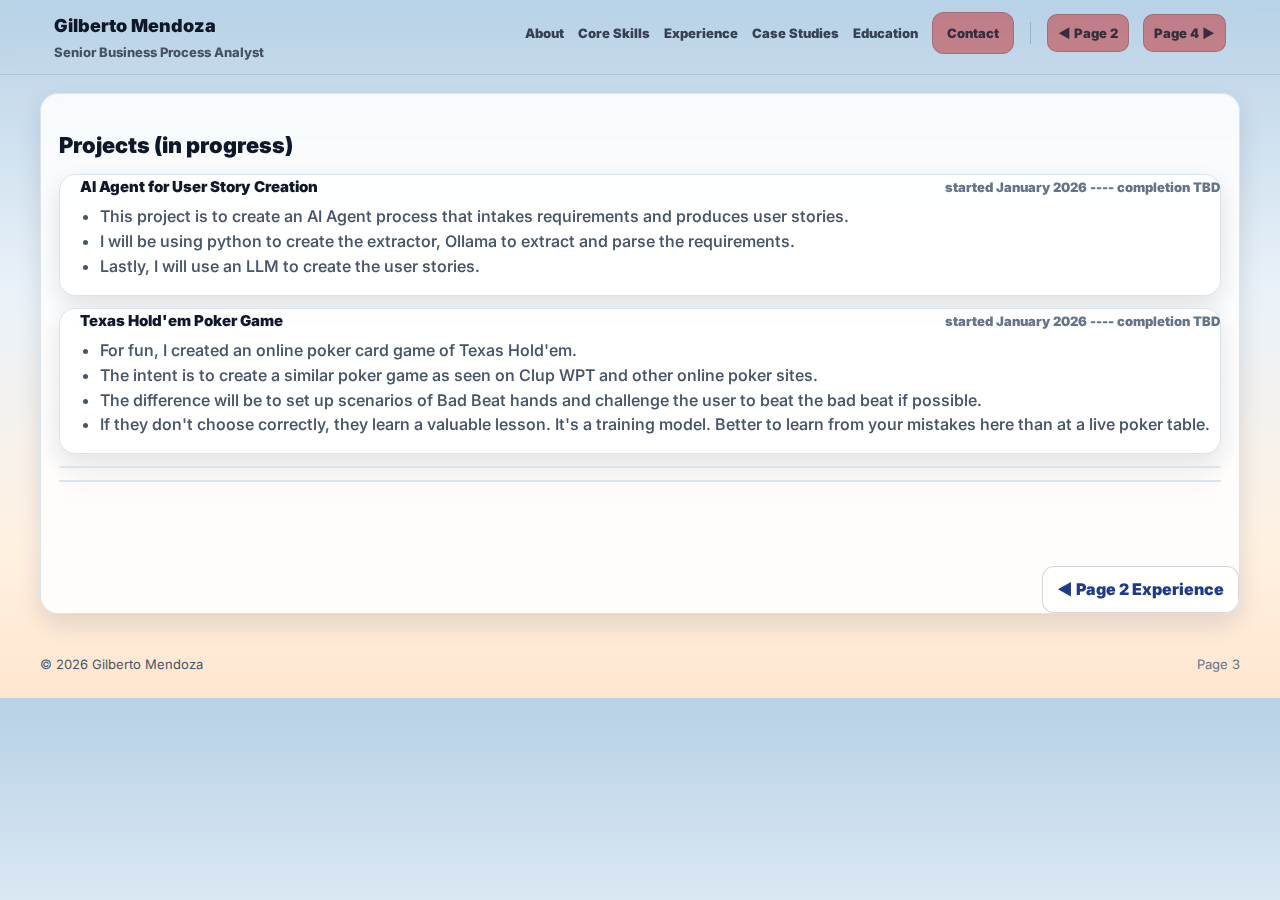
<file: page5.html>
<!doctype html>
<html lang="en">
<head>
  <meta charset="utf-8" />
  <meta name="viewport" content="width=device-width,initial-scale=1" />
  <meta name="description" content="Gilberto Mendoza — Expanded Employment Experience" />
  <title>Gilberto Mendoza | Earlier Career</title>

  <link rel="preconnect" href="https://fonts.googleapis.com">
  <link rel="preconnect" href="https://fonts.gstatic.com" crossorigin>
  <link href="https://fonts.googleapis.com/css2?family=Inter:wght@400;500;600;700;800;900&display=swap" rel="stylesheet">
  <link rel="stylesheet" href="styles.css" />
</head>

<body>
  <a class="skip-link" href="#main">Skip to content</a>

  <header class="topbar" role="banner">
    <div class="topbar-inner">
      <div class="brand">
        <div class="brand-name">Gilberto Mendoza</div>
        <div class="brand-title">Senior Business Process Analyst</div>
      </div>

      <nav class="nav" aria-label="Primary navigation">
        <button class="nav-toggle" aria-expanded="false" aria-controls="navMenu">Menu</button>

        <div class="nav-menu" id="navMenu">
          <a href="index.html#about">About</a>
          <a href="index.html#skills">Core Skills</a>
          <a href="page2.html#experience">Experience</a>
          <a href="page2.html#case-studies">Case Studies</a>
          <a href="page2.html#education">Education</a>
         <!-- <a class="is-active" href="#earlier-career">Earlier Career – page 3</a> -->
         <!-- <a href="page3.html#earlier-career">Earlier Career – page 3</a> -->

          <a class="contact-btn" href="page2.html#contact">Contact</a>

          <div class="nav-divider" aria-hidden="true"></div>
          <a class="page-btn-link" href="page2.html">◀ Page 2</a>
          <a class="page-btn-link" href="page4.html">Page 4 ▶</a>
        </div>
      </nav>
    </div>
  </header>

  <main id="main" class="container">
    <section class="page">
      <div class="page-inner">

        <section id="projects-section" class="section">
          <h1 class="section-title">Projects (in progress)</h1>
          
          <!-- AI Agent for User Story Creation -->
          <article class="card role-card">
            <div class="role-head">
              <div class="role-title">AI Agent for User Story Creation</div>
              <div class="role-meta">started January 2026 ----  completion TBD</div>
            </div>
            <ul class="v">
              <li>This project is to create an AI Agent process that intakes requirements and produces user stories.</li>
              <li>I will be using python to create the extractor, Ollama to extract and parse the requirements.</li>
              <li>Lastly, I will use an LLM to create the user stories.</li>
            </ul>
          </article>

          <!-- Poke game -->
          <article class="card role-card" style="margin-top:12px;">
            <div class="role-head">
              <div class="role-title">Texas Hold'em Poker Game</div>
              <div class="role-meta">started January 2026 ----  completion TBD</div>
              <!--<div class="role-meta">Nissan North America • 2004–2008</div>-->
            </div>
            <ul class="v">
              <li>For fun, I created an online poker card game of Texas Hold'em.</li>
              <li>The intent is to create a similar poker game as seen on Clup WPT and other online poker sites.</li>
              <li>The difference will be to set up scenarios of Bad Beat hands and challenge the user to beat the bad beat if possible.</li>
              <li>If they don't choose correctly, they learn a valuable lesson. It's a training model. Better to learn from your mistakes here than at a live poker table.</li>
            </ul>
          </article>

          <!-- Telcordia -->
          <article class="card role-card" style="margin-top:12px;">
            <!--<div class="role-head">
              <div class="role-title">Senior Systems Engineer</div>
              <div class="role-meta">Telcordia Technologies • 1995–2001</div>
            </div>
            <ul class="bullets">
              <li></li>
              <li></li>
              <li></li>
            </ul>-->
          </article>

          <!-- Bell Atlantic -->
          <article class="card role-card" style="margin-top:12px;">
            <!-- <div class="role-head">
              <div class="role-title">Next Project</div>
              <div class="role-meta"></div> -->
            </div>
            
              <li></li>
              <li></li>
           
          </article>

          <div class="page-controls">
            <a class="page-control" href="page2.html#experience">◀ Page 2 Experience</a>
          </div>
        </section>

      </div>
    </section>
  </main>

  <footer class="site-footer">
    <div class="container footer-inner">
      <div>© <span id="year"></span> Gilberto Mendoza</div>
      <div class="fine">Page 3</div>
    </div>
  </footer>

  <script src="script.js"></script>
</body>
</html>
</file>
<file: styles.css>
:root{
  --panel: rgba(255,255,255,.86);
  --panel-2: rgba(247,250,252,.92);
  --header: rgba(183,209,230,.92);
  --line: rgba(217,227,236,.95);
  --text: #0f172a;
  --muted: #475569;
  --faint: #64748b;
  --shadow: 0 10px 24px rgba(15, 23, 42, .12);
  --radius: 16px;
  --radius-sm: 12px;
  --max: 1200px;
  --font: Inter, system-ui, -apple-system, Segoe UI, Roboto, Arial, sans-serif;
}

*{ box-sizing:border-box; }
html{ scroll-behavior:smooth; }

body{
  margin:0;
  font-family:var(--font);
  color:var(--text);
  line-height:1.55;

  /* Blue (top) -> light orange (bottom) */
  background: linear-gradient(
    180deg,
    #b7d1e6 0%,
    #eaf2f9 42%,
    #fff1e2 78%,
    #ffe6cf 100%
  );
}

a{ color:#1e3a8a; text-decoration:none; }
a:hover{ text-decoration:underline; text-underline-offset:4px; }

.container{
  width: min(var(--max), calc(100% - 34px));
  margin: 0 auto;
}

.skip-link{ position:absolute; left:-999px; width:1px; height:1px; overflow:hidden; }
.skip-link:focus{
  left:16px; top:16px; width:auto; height:auto;
  background:rgba(255,255,255,.92);
  border:1px solid var(--line);
  border-radius:12px;
  padding:10px 12px;
  box-shadow:var(--shadow);
  z-index:9999;
}

/* Top bar */
.topbar{
  border-bottom: 1px solid rgba(15, 23, 42, .10);
  position: sticky;
  top: 0;
  z-index: 1000;
  backdrop-filter: blur(8px);
}

.topbar-inner{
 /* background: var(--header);   /* ← ADD THIS LINE */
  width: min(var(--max), calc(100% - 34px));
  margin: 0 auto;
  padding: 12px 14px;
  display:flex;
  align-items:flex-start;
  justify-content:space-between;
  gap: 14px;
  border-radius: 14px;         /* optional but looks very polished */
}

.brand-name{ font-weight: 900; font-size: 18px; }
.brand-title{ color: rgba(15, 23, 42, .70); font-weight: 800; font-size: 13px; margin-top: 2px; }

/* Nav */
.nav{ display:flex; align-items:center; gap:10px; position: relative; }
.nav-toggle{
  display:none;
  border:1px solid rgba(15, 23, 42, .18);
  background: rgba(255,255,255,.55);
  border-radius: 10px;
  padding: 8px 10px;
  font-weight: 900;
}
.nav-menu{ display:flex; align-items:center; gap: 14px; }
.nav-menu a{
  color: rgba(15, 23, 42, .78);
  font-weight: 900;
  font-size: 13px;
}
.nav-menu a:hover{ color: rgba(15, 23, 42, 1); text-decoration:none; }
.nav-menu a.is-active{ color: rgba(15, 23, 42, 1); }

.contact-btn{
  border:1px solid rgba(15, 23, 42, .18);
  background: rgba(195, 56, 56, 0.55);
  padding: 10px 14px;
  border-radius: 12px;
}

.nav-divider{
  width:1px;
  height: 22px;
  background: rgba(15, 23, 42, .20);
  margin: 0 2px;
}

/* Page nav as links (so it works across files) */
.page-btn-link{
  border:1px solid rgba(15, 23, 42, .18);
  background: rgba(195, 56, 56, 0.55);
  padding: 8px 10px;
  border-radius: 10px;
  font-weight: 900;
}

/* Page container */
.page{
  margin: 18px 0 26px;
  background: var(--panel);
  border: 1px solid var(--line);
  border-radius: 18px;
  box-shadow: var(--shadow);
  overflow: hidden;
  backdrop-filter: blur(8px);
}
.page-inner{ padding: 18px; }

/* Page 1 top row: headshot left; fact tiles fill full remaining width */
.page1-top{
  display:grid;
  grid-template-columns: 240px 1fr;
  gap: 14px;
  align-items: start;
}

/* Headshot card */
.headshot-card{
  border: 1px solid var(--line);
  background: rgba(255,255,255,.78);
  border-radius: 16px;
  box-shadow: 0 6px 18px rgba(15, 23, 42, .08);
  overflow:hidden;
}
/*
.headshot{
  width: 100%;
  height: 210px;
  object-fit: cover;
  display:block;
} */
.headshot{
  width: 220px;        /* adjust to taste */
  height: auto;        /* preserve aspect ratio */
  display: block;
  border-radius: 12px; /* optional, keeps your aesthetic */
}

.headshot-caption{
  padding: 10px 12px 12px;
  border-top: 1px solid rgba(217, 227, 236, .8);
}
.cap-name{ font-weight: 950; font-size: 14px; }
.cap-title{ margin-top: 2px; color: var(--muted); font-weight: 850; font-size: 12px; }

/* Fact tiles */
.facts{
  display:grid;
  grid-template-columns: repeat(3, minmax(0, 1fr));
  gap: 14px;
  margin: 0;
}
.fact-tile{
  border: 1px solid var(--line);
  background: rgba(255,255,255,.80);
  border-radius: var(--radius-sm);
  padding: 12px 14px;
  box-shadow: 0 6px 18px rgba(15, 23, 42, .06);
}
.fact-label{
  color: var(--faint);
  font-size: 12px;
  font-weight: 900;
  text-transform: uppercase;
  letter-spacing: .09em;
}
.fact-value{ margin-top: 4px; font-weight: 900; font-size: 13px; }

/* Sections */
.section{ margin-top: 16px; }
.section-title{ margin: 10px 0 6px; font-size: 22px; font-weight: 950; }
.section-title.center{ text-align:center; }
.section-sub{ margin: 0 0 10px; color: var(--muted); font-weight: 650; }
.about-text{ margin: 0 0 10px; color: var(--muted); font-weight: 550; }

/* Offset anchor scroll for sticky header */
section[id] {
  scroll-margin-top: 90px; /* adjust if header height changes */
}

/* Cards */
.card{
  border: 1px solid var(--line);
  background: rgba(255,255,255,.82);
  border-radius: var(--radius);
  /*padding: 16px;*/
  box-shadow: var(--shadow);
}
.card-h{ margin:0 0 10px; font-weight: 950; font-size: 15px; }

/* Skills grid */
.skills-grid{
  display:grid;
  grid-template-columns: repeat(3, minmax(0, 1fr));
  /*gap: 14px;*/
}
.pill-row{ display:flex; flex-wrap:wrap;}
.pill{
  border: 1px solid rgba(217,227,236,.95);
  background: var(--panel-2);
/*  padding: 10px 12px; */
  border-radius: 999px;
  font-size: 13px;
  font-weight: 850;
  color: var(--muted);
}

/* Role cards */
.role-card{ margin-top: 12px; }
.role-head{ display:flex; justify-content:space-between; gap: 12px; flex-wrap:wrap; align-items: baseline; }
.role-title{ padding-left: 20px; font-weight: 950; font-size: 15px; }
.role-meta{ font-weight: 900; color: var(--faint); font-size: 13px; }
.bullets{ margin: 10px 0 0; padding-left: 20px; color: var(--muted); font-weight: 550; }

/* Case grid */
.case-grid{
  display:grid;
  grid-template-columns: repeat(3, minmax(0, 1fr));
 /* gap: 12px;*/
  margin-top: 12px;
}
.k{ color: var(--faint); font-weight: 950; font-size: 11px; text-transform: uppercase; letter-spacing: .10em; }
.v{ margin-top: 6px; color: var(--muted); font-weight: 550; }

/* Align skills pills into consistent columns */
.skills-grid .pill-row{
  display: grid;
  grid-template-columns: repeat(2, minmax(0, 1fr));
 /* gap: 12px 12px; /* row gap, column gap */
}

.skills-grid .pill{
  display: flex;
  justify-content: flex-start;     /* change to flex-start if you want left-aligned text */
  align-items: center;
  width: 100%;
  white-space: nowrap;         /* keeps labels on one line */
}

/* Contact */
.contact-card{ margin-top: 10px; }
.contact-item{
  display:flex; gap: 10px;
  padding: 8px 0;
  border-bottom: 1px solid rgba(217, 227, 236, .7);
  align-items: baseline;
}
.contact-item:last-child{ border-bottom: 0; }
.contact-item span{ width: 70px; color: var(--faint); font-weight: 950; }

/* Page controls */
.page-controls{
  margin-top: 16px;
  display:flex;
  justify-content:flex-end;
  gap: 10px;
}
.page-control{
  border:1px solid rgba(15, 23, 42, .18);
  background: rgba(255, 255, 255, 0.7);
  padding: 10px 14px;
  border-radius: 12px;
  font-weight: 950;
  display:inline-flex;
  align-items:center;
}
.page-control.primary{ background: rgba(183, 209, 230, .42); }

/* Footer */
.site-footer{ padding: 14px 0 24px; }
.footer-inner{
  display:flex;
  justify-content:space-between;
  gap: 12px;
  color: var(--muted);
  font-size: 13px;
}
.fine{ color: var(--faint); }

/* Responsive */
@media (max-width: 980px){
  .nav-toggle{ display:inline-flex; }
  .nav-menu{
    display:none;
    position:absolute;
    right: 0;
    top: 54px;
    background: rgba(255,255,255,.96);
    border: 1px solid rgba(15, 23, 42, .18);
    border-radius: 14px;
    padding: 12px;
    box-shadow: var(--shadow);
    flex-direction: column;
    align-items: flex-start;
    min-width: 240px;
    gap: 10px;
  }
  .nav-menu.is-open{ display:flex; }
  .nav-divider{ width:100%; height:1px; margin: 6px 0; }

  .page1-top{ grid-template-columns: 1fr; }
  .facts{ grid-template-columns: 1fr; }
  .skills-grid{ grid-template-columns: 1fr; }
  .case-grid{ grid-template-columns: 1fr; }
}
.details{
  margin-top: 14px;
}
.details-summary{
  cursor: pointer;
  font-weight: 950;
  color: rgba(15,23,42,.85);
  background: rgba(255,255,255,.55);
  border: 1px solid rgba(217,227,236,.95);
  padding: 10px 12px;
  border-radius: 12px;
  list-style: none;
}
.details-summary::-webkit-details-marker{ display:none; }
.details[open] .details-summary{
  background: rgba(183, 209, 230, .32);
}
/* Case study spacing refinements */
.case-grid .v{
  line-height: 1.55;
}

/* Nudge Platforms & Tools content 5px right (inside the grid column) */
#skills .grid > .card:nth-child(3){
  padding-left: calc(18px + 50px);
}

/* TEST: if you see a red outline, you are editing the right CSS file */
#skills .grid > .card:nth-child(3){
  outline: 4px solid red !important;
}
/* =========================
   Page 4: Craft gallery
   ========================= */

.gallery-grid{
  display: grid;
  grid-template-columns: repeat(3, minmax(0, 1fr));
  gap: 14px;
  margin-top: 12px;
}

@media (max-width: 980px){
  .gallery-grid{ grid-template-columns: repeat(2, minmax(0, 1fr)); }
}

@media (max-width: 640px){
  .gallery-grid{ grid-template-columns: 1fr; }
}

.gallery-item{
  margin: 0;
}

.gallery-btn{
  width: 100%;
  border: 0;
  background: transparent;
  padding: 0;
  cursor: pointer;
}

.gallery-img{
  width: 100%;
  height: auto;
  display: block;
  border-radius: 14px;
  box-shadow: 0 10px 24px rgba(0,0,0,.10);
  border: 1px solid rgba(15, 23, 42, .10);
}

.gallery-thumb{
  /* This prevents the tiny 230x230 file from looking over-stretched */
  image-rendering: auto;
}

.gallery-cap{
  margin-top: 8px;
  font-size: 0.95rem;
  color: rgba(15, 23, 42, .75);
}

/* Lightbox */
.no-scroll{ overflow: hidden; }

.lightbox{
  position: fixed;
  inset: 0;
  display: none;
  z-index: 9999;
}

.lightbox.is-open{
  display: block;
}

.lightbox-backdrop{
  position: absolute;
  inset: 0;
  background: rgba(0,0,0,.55);
}

.lightbox-panel{
  position: relative;
  max-width: 980px;
  margin: 40px auto;
  background: rgba(255,255,255,.96);
  border-radius: 16px;
  box-shadow: 0 18px 40px rgba(0,0,0,.25);
  padding: 14px;
}

@media (max-width: 1040px){
  .lightbox-panel{ margin: 18px; }
}

.lightbox-close{
  position: absolute;
  top: 10px;
  right: 10px;
  border: 0;
  background: rgba(15, 23, 42, .08);
  border-radius: 10px;
  padding: 8px 10px;
  cursor: pointer;
}

.lightbox-img{
  width: 100%;
  height: auto;
  display: block;
  border-radius: 12px;
}

.lightbox-cap{
  margin-top: 10px;
  color: rgba(15, 23, 42, .75);
  font-size: 0.95rem;
}
/* =========================
   Page 4: Inline Craft Work
   ========================= */

.craft-item{
  margin-top: 32px;
}

.craft-img{
  width: 100%;
  max-width: 900px;
  height: auto;
  display: block;
  border-radius: 16px;
  box-shadow: 0 16px 36px rgba(0,0,0,.12);
  border: 1px solid rgba(15,23,42,.12);
}

.craft-title{
  margin-top: 16px;
  font-size: 1.25rem;
}

.craft-desc{
  max-width: 900px;
  color: rgba(15,23,42,.75);
  line-height: 1.55;
}
</file>
